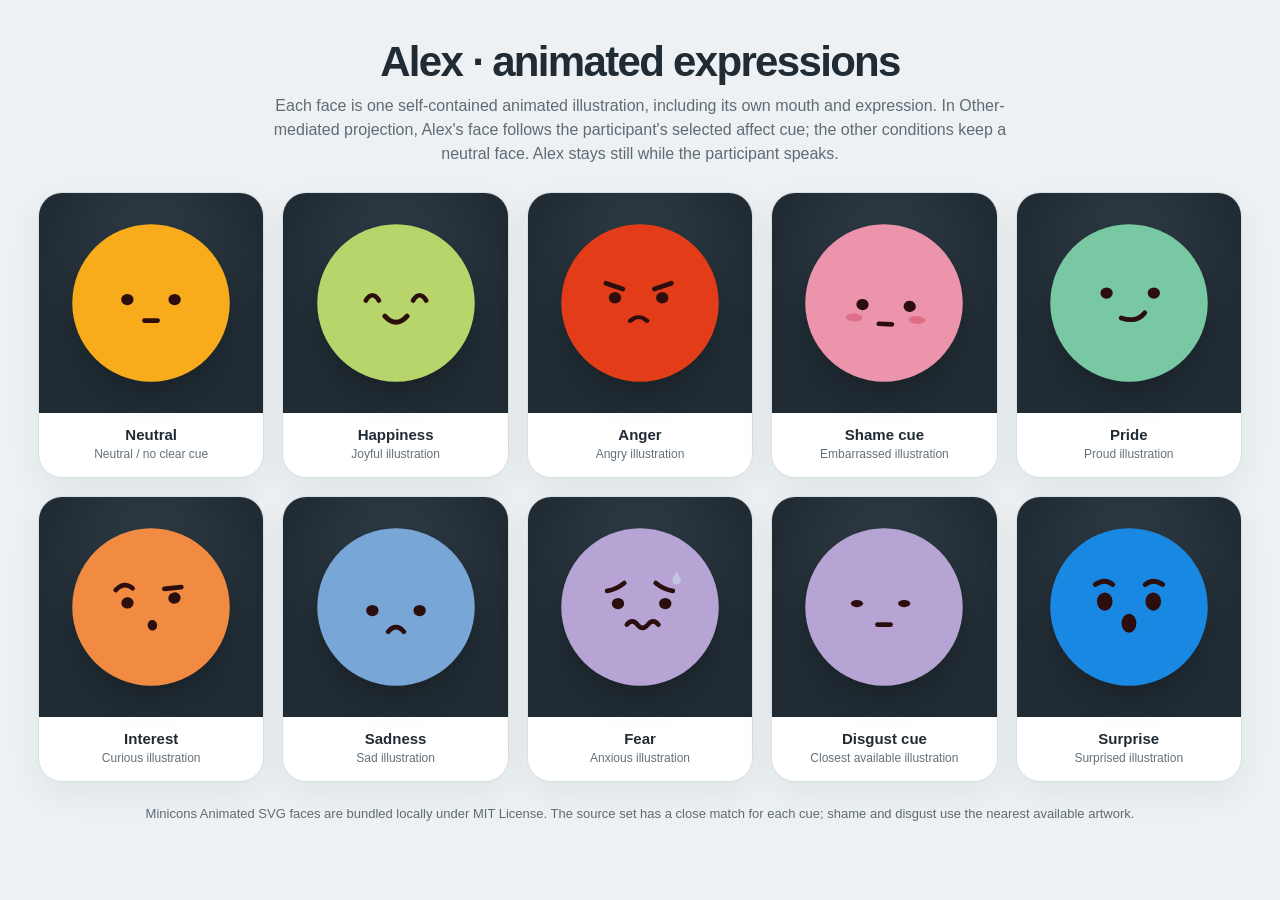
<file: public/emotion-preview.html>
<!doctype html>
<html lang="en">
<head>
  <meta charset="utf-8" />
  <meta name="viewport" content="width=device-width, initial-scale=1" />
  <title>Alex animated expression preview</title>
  <style>
    :root { color-scheme: light; font-family: Inter, -apple-system, BlinkMacSystemFont, "Segoe UI", sans-serif; color: #202b34; background: #edf1f3; }
    * { box-sizing: border-box; }
    body { margin: 0; min-height: 100vh; padding: 38px; }
    main { max-width: 1280px; margin: auto; }
    header { margin: 0 auto 26px; max-width: 760px; text-align: center; }
    h1 { margin: 0 0 8px; font-size: clamp(28px, 4vw, 42px); letter-spacing: -.04em; }
    header p { margin: 0; color: #5f6c75; line-height: 1.5; }
    .grid { display: grid; grid-template-columns: repeat(auto-fit, minmax(190px, 1fr)); gap: 18px; }
    .card { overflow: hidden; border: 1px solid #d8dfe3; border-radius: 24px; background: white; box-shadow: 0 12px 34px #1f2d3810; }
    .stage { min-height: 220px; display: grid; place-items: center; padding: 18px; background: radial-gradient(ellipse at 50% 38%, #34424c, #202b34 72%); }
    .stage img { display: block; width: 168px; height: 168px; object-fit: contain; filter: drop-shadow(0 12px 14px #0005); }
    .name { padding: 13px 16px 4px; font-size: 15px; font-weight: 680; text-align: center; }
    .detail { padding: 0 16px 16px; color: #64717a; font-size: 12px; text-align: center; }
    .foot { margin: 22px auto 0; color: #5e6b74; font-size: 13px; line-height: 1.5; text-align: center; }
    @media (max-width: 600px) { body { padding: 18px; } .stage { min-height: 190px; } .stage img { width: 145px; height: 145px; } }
  </style>
</head>
<body>
  <main>
    <header>
      <h1>Alex · animated expressions</h1>
      <p>Each face is one self-contained animated illustration, including its own mouth and expression. In Other-mediated projection, Alex's face follows the participant's selected affect cue; the other conditions keep a neutral face. Alex stays still while the participant speaks.</p>
    </header>
    <section class="grid" aria-label="Alex's animated expressions">
      <article class="card"><div class="stage"><img src="vendor/minicons-animated/neutral.svg" alt="Neutral face" /></div><div class="name">Neutral</div><div class="detail">Neutral / no clear cue</div></article>
      <article class="card"><div class="stage"><img src="vendor/minicons-animated/joyful.svg" alt="Joyful face" /></div><div class="name">Happiness</div><div class="detail">Joyful illustration</div></article>
      <article class="card"><div class="stage"><img src="vendor/minicons-animated/angry.svg" alt="Angry face" /></div><div class="name">Anger</div><div class="detail">Angry illustration</div></article>
      <article class="card"><div class="stage"><img src="vendor/minicons-animated/embarrassed.svg" alt="Embarrassed face" /></div><div class="name">Shame cue</div><div class="detail">Embarrassed illustration</div></article>
      <article class="card"><div class="stage"><img src="vendor/minicons-animated/proud.svg" alt="Proud face" /></div><div class="name">Pride</div><div class="detail">Proud illustration</div></article>
      <article class="card"><div class="stage"><img src="vendor/minicons-animated/curious.svg" alt="Curious face" /></div><div class="name">Interest</div><div class="detail">Curious illustration</div></article>
      <article class="card"><div class="stage"><img src="vendor/minicons-animated/sad.svg" alt="Sad face" /></div><div class="name">Sadness</div><div class="detail">Sad illustration</div></article>
      <article class="card"><div class="stage"><img src="vendor/minicons-animated/anxious.svg" alt="Anxious face" /></div><div class="name">Fear</div><div class="detail">Anxious illustration</div></article>
      <article class="card"><div class="stage"><img src="vendor/minicons-animated/unimpressed.svg" alt="Unimpressed face" /></div><div class="name">Disgust cue</div><div class="detail">Closest available illustration</div></article>
      <article class="card"><div class="stage"><img src="vendor/minicons-animated/surprised.svg" alt="Surprised face" /></div><div class="name">Surprise</div><div class="detail">Surprised illustration</div></article>
    </section>
    <p class="foot">Minicons Animated SVG faces are bundled locally under MIT License. The source set has a close match for each cue; shame and disgust use the nearest available artwork.</p>
  </main>
</body>
</html>
</file>
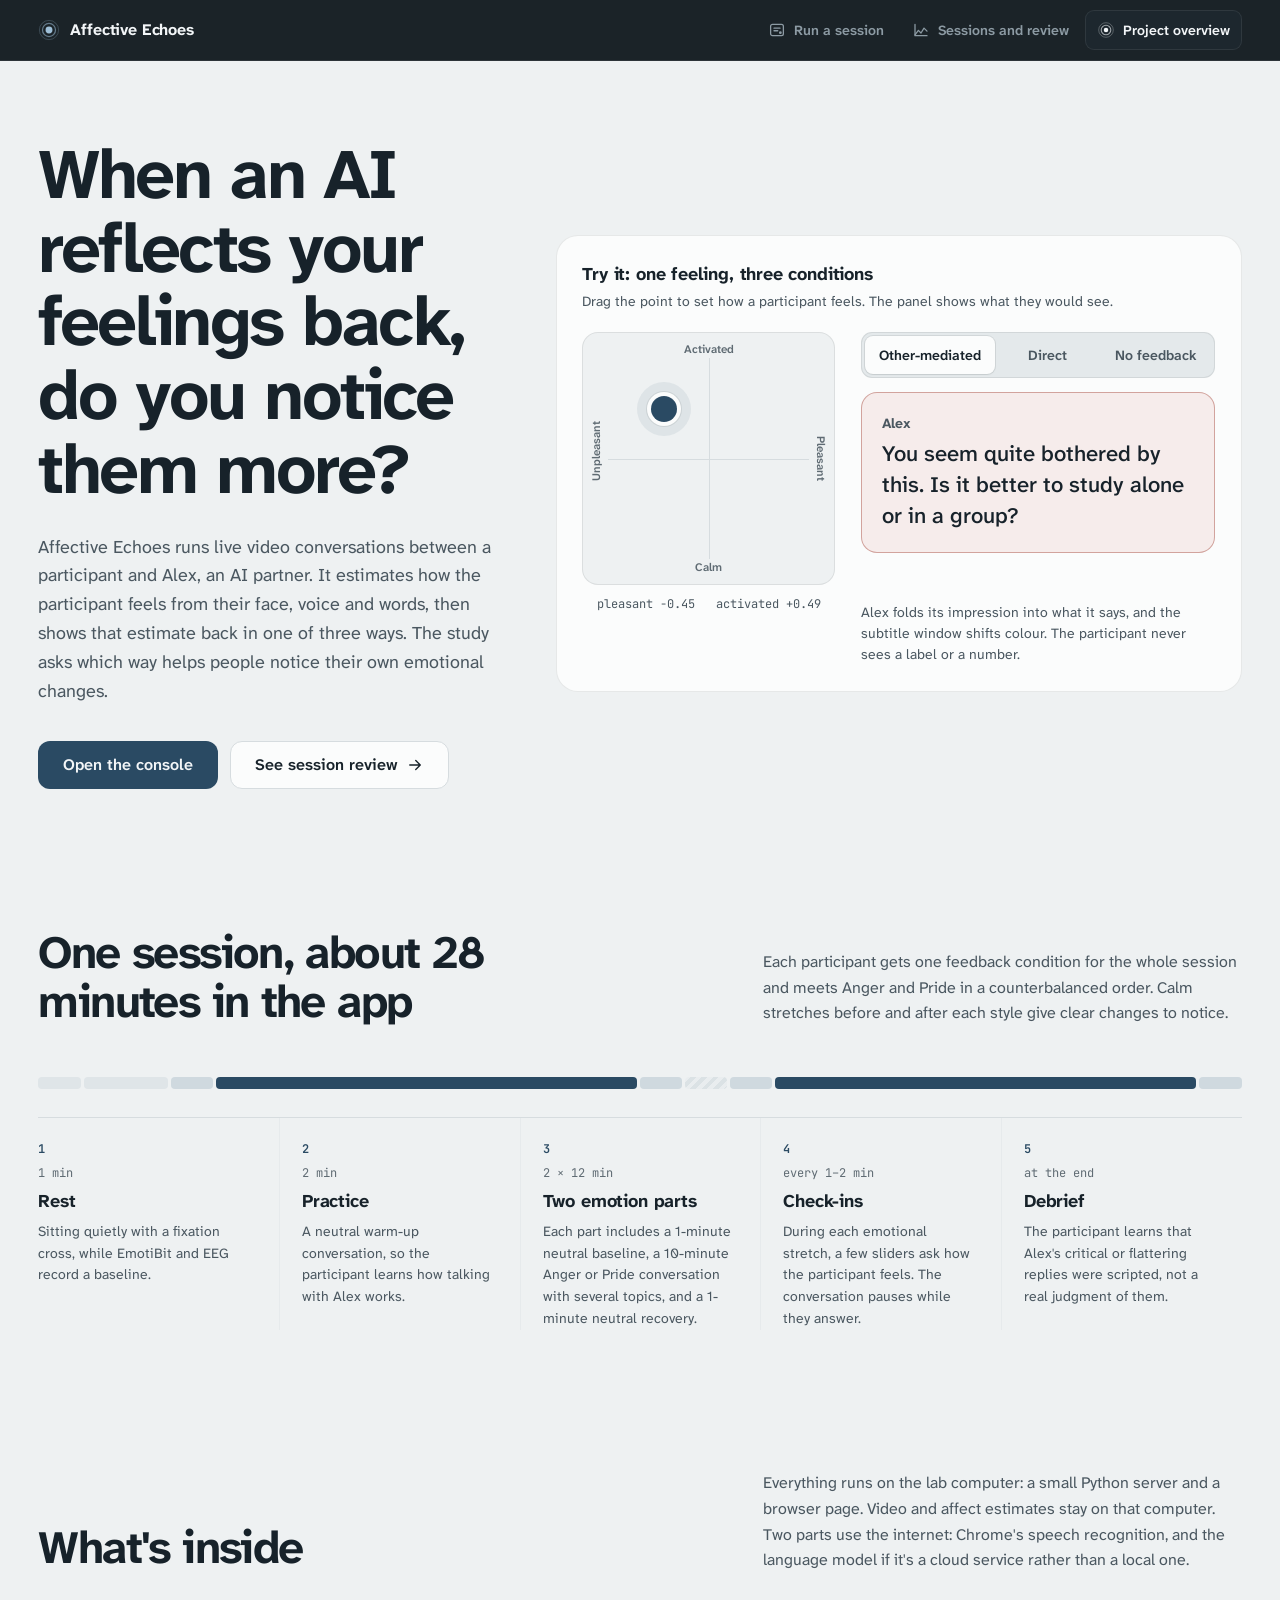
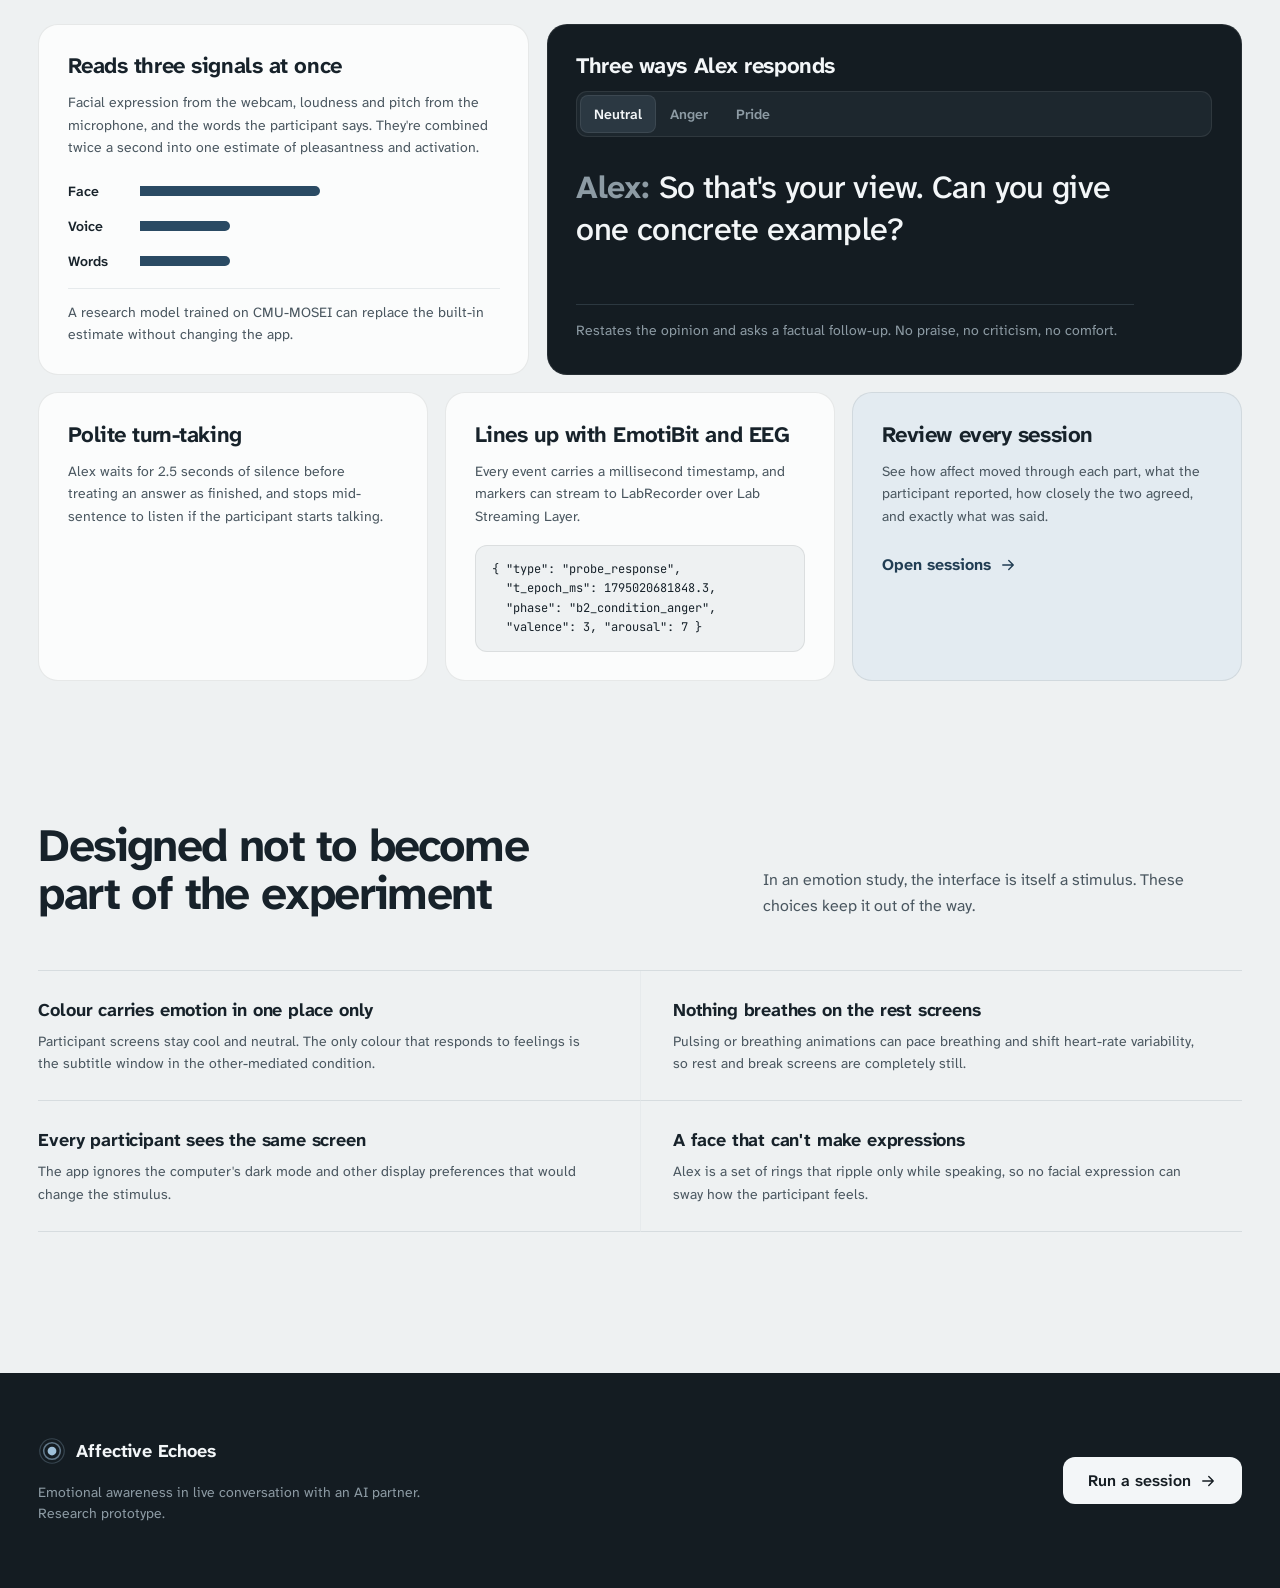
<file: public/overview.html>
<!doctype html>
<html lang="en">
<head>
  <meta charset="utf-8" />
  <meta name="viewport" content="width=device-width, initial-scale=1" />
  <meta name="color-scheme" content="light" />
  <title>Affective Echoes</title>
  <meta name="description" content="A research platform that tests whether an AI conversation partner can help people notice their own emotions by reflecting them back in its words." />
  <link rel="icon" href="data:image/svg+xml,%3Csvg xmlns='http://www.w3.org/2000/svg' viewBox='0 0 32 32' fill='none'%3E%3Ccircle cx='16' cy='16' r='5' fill='%232A4A63'/%3E%3Ccircle cx='16' cy='16' r='9.5' stroke='%232A4A63' stroke-width='1.8' opacity='.55'/%3E%3Ccircle cx='16' cy='16' r='14' stroke='%232A4A63' stroke-width='1.4' opacity='.25'/%3E%3C/svg%3E" />
  <link rel="stylesheet" href="styles.css" />
  <link rel="stylesheet" href="review.css" />
  <link rel="stylesheet" href="overview.css" />
</head>
<body class="rv ov">

<svg width="0" height="0" style="position:absolute" aria-hidden="true">
  <symbol id="i-echo" viewBox="0 0 32 32" fill="none">
    <circle cx="16" cy="16" r="5" fill="currentColor"/>
    <circle cx="16" cy="16" r="9.5" stroke="currentColor" stroke-width="1.8" opacity=".55"/>
    <circle cx="16" cy="16" r="14" stroke="currentColor" stroke-width="1.4" opacity=".25"/>
  </symbol>
  <symbol id="i-console" viewBox="0 0 24 24" fill="none" stroke="currentColor" stroke-width="1.7" stroke-linecap="round" stroke-linejoin="round">
    <rect x="3.5" y="4.5" width="17" height="15" rx="2.5"/><path d="M8 9.5h8M8 13h5"/><circle cx="16.5" cy="15.5" r="1" fill="currentColor"/>
  </symbol>
  <symbol id="i-sessions" viewBox="0 0 24 24" fill="none" stroke="currentColor" stroke-width="1.7" stroke-linecap="round" stroke-linejoin="round">
    <path d="M4 18.5l4.5-6 3.5 3.5 4-6.5 4 4"/><path d="M4 4.5v15h16"/>
  </symbol>
  <symbol id="i-overview" viewBox="0 0 32 32" fill="none">
    <circle cx="16" cy="16" r="4" fill="currentColor"/>
    <circle cx="16" cy="16" r="8.5" stroke="currentColor" stroke-width="2" opacity=".6"/>
    <circle cx="16" cy="16" r="13" stroke="currentColor" stroke-width="1.6" opacity=".3"/>
  </symbol>
  <symbol id="i-arrow" viewBox="0 0 24 24" fill="none" stroke="currentColor" stroke-width="1.8" stroke-linecap="round" stroke-linejoin="round">
    <path d="M5 12h13M13 6l6 6-6 6"/>
  </symbol>
</svg>

<header class="rv-top">
  <a class="brand brand-sm" href="overview.html">
    <svg class="brand-mark"><use href="#i-echo"/></svg>
    <span class="brand-name">Affective Echoes</span>
  </a>
  <nav class="topnav" aria-label="Researcher views">
    <a href="index.html"><svg class="ico"><use href="#i-console"/></svg>Run a session</a>
    <a href="review.html"><svg class="ico"><use href="#i-sessions"/></svg>Sessions and review</a>
    <a href="overview.html" aria-current="page"><svg class="ico"><use href="#i-overview"/></svg>Project overview</a>
  </nav>
</header>

<main>
  <!-- ============ HERO: the manipulation, live ============ -->
  <section class="hero ov-wrap" aria-labelledby="heroTitle">
    <div class="hero-copy">
      <h1 id="heroTitle">When an AI reflects your feelings back, do you notice them more?</h1>
      <p class="hero-lede">Affective Echoes runs live video conversations between a participant and Alex, an AI partner. It estimates how the participant feels from their face, voice and words, then shows that estimate back in one of three ways. The study asks which way helps people notice their own emotional changes.</p>
      <div class="hero-cta">
        <a class="btn btn-primary btn-lg" href="index.html">Open the console</a>
        <a class="btn btn-quiet btn-lg" href="review.html">See session review<svg class="ico"><use href="#i-arrow"/></svg></a>
      </div>
    </div>

    <div class="preview" aria-labelledby="pvTitle">
      <div class="pv-head">
        <h2 id="pvTitle">Try it: one feeling, three conditions</h2>
        <p>Drag the point to set how a participant feels. The panel shows what they would see.</p>
      </div>
      <div class="pv-body">
        <div class="pad-wrap">
          <div class="pad" id="pad" role="slider" tabindex="0"
               aria-label="Simulated feeling. Arrow keys change pleasantness and activation."
               aria-valuetext="Neutral">
            <span class="pad-axis pad-x"></span><span class="pad-axis pad-y"></span>
            <span class="pad-lbl l-top">Activated</span><span class="pad-lbl l-bot">Calm</span>
            <span class="pad-lbl l-left">Unpleasant</span><span class="pad-lbl l-right">Pleasant</span>
            <span class="pad-dot" id="padDot"></span>
          </div>
          <p class="pad-read mono" id="padRead">pleasant +0.00  activated +0.00</p>
        </div>

        <div class="pv-out">
          <div class="tabs pv-tabs" role="tablist" id="pvTabs">
            <button role="tab" aria-selected="true" data-cond="other_mediated">Other-mediated</button>
            <button role="tab" aria-selected="false" data-cond="direct">Direct</button>
            <button role="tab" aria-selected="false" data-cond="none">No feedback</button>
          </div>

          <div class="pv-stage" id="pvStage" aria-live="polite">
            <div class="pv-sub" id="pvSub">
              <span class="pv-who">Alex</span>
              <p id="pvLine">Is it better to study alone or in a group?</p>
            </div>
            <div class="pv-direct hidden" id="pvDirect">
              <div class="pvd-label" id="pvdLabel">Neutral</div>
              <div class="pvd-bars">
                <div><span>Pleasantness</span><span class="bar"><b id="pvdV"></b></span></div>
                <div><span>Activation</span><span class="bar"><b id="pvdA"></b></span></div>
              </div>
            </div>
          </div>
          <p class="pv-note" id="pvNote"></p>
        </div>
      </div>
    </div>
  </section>

  <!-- ============ SESSION FLOW (a real sequence) ============ -->
  <section class="ov-section ov-wrap reveal" aria-labelledby="flowTitle">
    <div class="sec-head">
      <h2 id="flowTitle">One session, about 28 minutes in the app</h2>
      <p>Each participant gets one feedback condition for the whole session and meets Anger and Pride in a counterbalanced order. Calm stretches before and after each style give clear changes to notice.</p>
    </div>
    <div class="flow-bar" id="flowBar" aria-hidden="true"></div>
    <ol class="flow">
      <li><span class="flow-t mono">1 min</span><h3>Rest</h3><p>Sitting quietly with a fixation cross, while EmotiBit and EEG record a baseline.</p></li>
      <li><span class="flow-t mono">2 min</span><h3>Practice</h3><p>A neutral warm-up conversation, so the participant learns how talking with Alex works.</p></li>
      <li><span class="flow-t mono">2 × 12 min</span><h3>Two emotion parts</h3><p>Each part includes a 1-minute neutral baseline, a 10-minute Anger or Pride conversation with several topics, and a 1-minute neutral recovery.</p></li>
      <li><span class="flow-t mono">every 1–2 min</span><h3>Check-ins</h3><p>During each emotional stretch, a few sliders ask how the participant feels. The conversation pauses while they answer.</p></li>
      <li><span class="flow-t mono">at the end</span><h3>Debrief</h3><p>The participant learns that Alex's critical or flattering replies were scripted, not a real judgment of them.</p></li>
    </ol>
  </section>

  <!-- ============ BENTO: what's inside ============ -->
  <section class="ov-section ov-wrap reveal" aria-labelledby="insideTitle">
    <div class="sec-head">
      <h2 id="insideTitle">What's inside</h2>
      <p>Everything runs on the lab computer: a small Python server and a browser page. Video and affect estimates stay on that computer. Two parts use the internet: Chrome's speech recognition, and the language model if it's a cloud service rather than a local one.</p>
    </div>

    <div class="bento">
      <article class="cell cell-detect">
        <h3>Reads three signals at once</h3>
        <p>Facial expression from the webcam, loudness and pitch from the microphone, and the words the participant says. They're combined twice a second into one estimate of pleasantness and activation.</p>
        <div class="signals" aria-hidden="true">
          <div><span>Face</span><i style="--w:50%"></i></div>
          <div><span>Voice</span><i style="--w:25%"></i></div>
          <div><span>Words</span><i style="--w:25%"></i></div>
        </div>
        <p class="cell-foot">A research model trained on CMU-MOSEI can replace the built-in estimate without changing the app.</p>
      </article>

      <article class="cell cell-strat">
        <h3>Three ways Alex responds</h3>
        <div class="tabs strat-tabs" role="tablist" id="stratTabs">
          <button role="tab" aria-selected="true" data-s="neutral">Neutral</button>
          <button role="tab" aria-selected="false" data-s="anger">Anger</button>
          <button role="tab" aria-selected="false" data-s="pride">Pride</button>
        </div>
        <blockquote class="strat-line" id="stratLine"></blockquote>
        <p class="strat-rule" id="stratRule"></p>
      </article>

      <article class="cell cell-turns">
        <h3>Polite turn-taking</h3>
        <p>Alex waits for 2.5 seconds of silence before treating an answer as finished, and stops mid-sentence to listen if the participant starts talking.</p>
      </article>

      <article class="cell cell-sync">
        <h3>Lines up with EmotiBit and EEG</h3>
        <p>Every event carries a millisecond timestamp, and markers can stream to LabRecorder over Lab Streaming Layer.</p>
        <pre class="code mono" aria-label="Example event">{ "type": "probe_response",
  "t_epoch_ms": 1795020681848.3,
  "phase": "b2_condition_anger",
  "valence": 3, "arousal": 7 }</pre>
      </article>

      <article class="cell cell-review">
        <h3>Review every session</h3>
        <p>See how affect moved through each part, what the participant reported, how closely the two agreed, and exactly what was said.</p>
        <a class="cell-link" href="review.html">Open sessions<svg class="ico"><use href="#i-arrow"/></svg></a>
      </article>
    </div>
  </section>

  <!-- ============ DESIGN PRINCIPLES ============ -->
  <section class="ov-section ov-wrap reveal principles" aria-labelledby="prinTitle">
    <div class="sec-head">
      <h2 id="prinTitle">Designed not to become part of the experiment</h2>
      <p>In an emotion study, the interface is itself a stimulus. These choices keep it out of the way.</p>
    </div>
    <dl class="prin">
      <div><dt>Colour carries emotion in one place only</dt><dd>Participant screens stay cool and neutral. The only colour that responds to feelings is the subtitle window in the other-mediated condition.</dd></div>
      <div><dt>Nothing breathes on the rest screens</dt><dd>Pulsing or breathing animations can pace breathing and shift heart-rate variability, so rest and break screens are completely still.</dd></div>
      <div><dt>Every participant sees the same screen</dt><dd>The app ignores the computer's dark mode and other display preferences that would change the stimulus.</dd></div>
      <div><dt>A face that can't make expressions</dt><dd>Alex is a set of rings that ripple only while speaking, so no facial expression can sway how the participant feels.</dd></div>
    </dl>
  </section>
</main>

<footer class="ov-foot">
  <div class="ov-wrap foot-inner">
    <div>
      <div class="brand brand-light">
        <svg class="brand-mark"><use href="#i-echo"/></svg>
        <span class="brand-name">Affective Echoes</span>
      </div>
      <p>Emotional awareness in live conversation with an AI partner. Research prototype.</p>
    </div>
    <a class="btn btn-foot btn-lg" href="index.html">Run a session<svg class="ico"><use href="#i-arrow"/></svg></a>
  </div>
</footer>

<nav class="bottom-nav" aria-label="Researcher views">
  <a href="index.html"><svg class="ico"><use href="#i-console"/></svg>Run</a>
  <a href="review.html"><svg class="ico"><use href="#i-sessions"/></svg>Sessions</a>
  <a href="overview.html" aria-current="page"><svg class="ico"><use href="#i-overview"/></svg>Overview</a>
</nav>

<script src="config.js"></script>
<script src="affect.js"></script>
<script src="overview.js"></script>
</body>
</html>
</file>
<file: public/styles.css>
/* =====================================================================
   Affective Echoes — interface styles

   Design notes
   - Participant screens use an affect-neutral, cool palette. Colour is
     itself an emotional stimulus, so the only place colour carries
     emotion is the subtitle window in the other-mediated condition.
   - No breathing / pulsing animation on rest and break screens: paced
     breathing would change the heart-rate data recorded by EmotiBit.
   - The page ignores the OS dark mode so every participant sees the
     same stimulus.
   - Typeface: Atkinson Hyperlegible Next (Braille Institute), chosen for
     at-a-glance legibility of live subtitles. Bundled locally (OFL).
   ===================================================================== */

@font-face {
  font-family: "Atkinson Next";
  src: url("vendor/fonts/atkinson-hyperlegible-next-latin-wght-normal.woff2") format("woff2");
  font-weight: 200 800; font-style: normal; font-display: swap;
}
@font-face {
  font-family: "Mono";
  src: url("vendor/fonts/jetbrains-mono-latin-wght-normal.woff2") format("woff2");
  font-weight: 100 800; font-style: normal; font-display: swap;
}
@font-face {
  font-family: "Atkinson Next";
  src: url("vendor/fonts/atkinson-hyperlegible-next-latin-wght-italic.woff2") format("woff2");
  font-weight: 200 800; font-style: italic; font-display: swap;
}

:root {
  /* palette */
  --mist: #eef1f2;
  --mist-deep: #e4e9eb;
  --surface: #fbfcfc;
  --on-dark: #f3f6f8;
  --hair: rgba(23, 34, 42, 0.09);
  --hair-dark: rgba(255, 255, 255, 0.08);
  --ease: cubic-bezier(0.16, 1, 0.3, 1);
  --font-mono: "Mono", ui-monospace, "SF Mono", Consolas, monospace;
  --ink: #17222a;
  --slate: #4a5760;
  --slate-soft: #5f6b73;
  --rule: #d6dcdf;
  --rule-soft: #e6eaec;
  --harbor: #2a4a63;
  --harbor-hover: #213d53;
  --harbor-tint: #e3ebf1;
  --focus: #6f97b8;
  --graphite: #141c22;
  --graphite-2: #1d272e;
  --graphite-line: #2c3840;
  --graphite-ink: #dbe3e8;
  --graphite-mute: #8d9ba4;
  --ok: #2f7a5a;
  --warn: #a5690f;
  --bad: #a8413a;

  /* type scale (base 16, ~1.25) */
  --t-xs: 12.5px;
  --t-sm: 14px;
  --t-md: 16px;
  --t-lg: 18px;
  --t-xl: clamp(19px, 0.5vw + 16px, 22px);
  --t-2xl: clamp(24px, 1.2vw + 17px, 30px);
  --t-3xl: clamp(30px, 2.6vw + 16px, 46px);
  --t-hero: clamp(38px, 4.4vw + 14px, 72px);

  /* radii by hierarchy */
  --r-sm: 8px;
  --r-md: 12px;
  --r-lg: 18px;

  /* subtitle tint — driven live by app.js in the other-mediated condition */
  --sub-hue: 205;
  --sub-sat: 18%;
  --sub-light: 98.5%;
  --sub-border: 0.14;
  --sub-pulse: 0s;

  color-scheme: light;
  font-family: "Atkinson Next", "Segoe UI", system-ui, sans-serif;
  font-size: var(--t-md);
  line-height: 1.5;
  color: var(--ink);
  -webkit-font-smoothing: antialiased;
  font-feature-settings: "kern" 1;
}

* { box-sizing: border-box; }
html, body { margin: 0; height: 100%; background: var(--mist); }
body { color: var(--ink); }
h1, h2, h3, p { margin: 0; }
button, input, select { font: inherit; color: inherit; }
code { font-family: inherit; font-weight: 700; }
.hidden { display: none !important; }
.ico { width: 18px; height: 18px; flex-shrink: 0; }
:focus-visible { outline: 3px solid var(--focus); outline-offset: 2px; }

.screen { display: none; min-height: 100vh; }
.screen.active { display: flex; }

/* ---------- Brand ---------- */
.brand { display: inline-flex; align-items: center; gap: 10px; color: var(--harbor); }
.brand-mark { width: 28px; height: 28px; }
.brand-name { font-weight: 700; font-size: var(--t-lg); letter-spacing: -0.01em; color: var(--ink); }
.brand-light { color: #9fc0d9; }
.brand-light .brand-name { color: #f3f6f8; }
.brand-sm .brand-mark { width: 22px; height: 22px; }
.brand-sm .brand-name { font-size: var(--t-md); }

/* ---------- Buttons ---------- */
.btn {
  display: inline-flex; align-items: center; justify-content: center; gap: 8px;
  border: 1px solid transparent; border-radius: 10px; padding: 10px 18px;
  font-weight: 600; font-size: var(--t-md); line-height: 1.2; cursor: pointer; text-decoration: none;
  transition: background-color .2s var(--ease), border-color .2s var(--ease), color .2s var(--ease), transform .2s var(--ease);
}
.btn:disabled { opacity: .45; cursor: not-allowed; }
.btn-primary { background: var(--harbor); color: var(--on-dark); }

.btn-quiet { background: var(--surface); border-color: var(--rule); color: var(--ink); }

.btn-quiet-dark { background: transparent; border-color: var(--graphite-line); color: var(--graphite-ink); }

.btn-danger-dark { background: transparent; border-color: #5b3330; color: #f0b9b3; }

.btn { min-height: 44px; }
.btn:active:not(:disabled) { transform: scale(0.98); }
@media (hover: hover) {
  .btn-primary:hover:not(:disabled) { background: var(--harbor-hover); }
  .btn-quiet:hover:not(:disabled) { border-color: var(--slate-soft); }
  .btn-quiet-dark:hover:not(:disabled) { border-color: var(--graphite-mute); }
  .btn-danger-dark:hover { border-color: #8a4b45; }
  .btn-send:hover .ico { transform: translateX(2px); }
}
.btn .ico { transition: transform .3s var(--ease); }
.btn-lg { padding: 13px 24px; font-size: var(--t-md); border-radius: 12px; }
.btn-sm { padding: 6px 12px; font-size: var(--t-sm); border-radius: 8px; min-height: 36px; }
@media (pointer: coarse) { .btn-sm { min-height: 44px; } }

/* =====================================================================
   Experimenter setup
   ===================================================================== */
.setup.active { height: 100vh; overflow: hidden; }
.setup-rail {
  width: 300px; flex-shrink: 0; background: var(--graphite); color: var(--graphite-ink);
  padding: 32px 28px; display: flex; flex-direction: column; gap: 14px;
  overflow-y: auto;
}
.rail-lede { font-size: var(--t-lg); line-height: 1.45; color: #c6d1d8; margin-top: 18px; max-width: 24ch; }
.rail-role { font-size: var(--t-sm); color: var(--graphite-mute); }
.rail-foot { margin-top: auto; display: grid; gap: 14px; }
.rail-h { font-size: var(--t-sm); font-weight: 700; color: #f3f6f8; }
.keys { margin: 0; display: grid; gap: 10px; }
.keys div { display: grid; gap: 4px; }
.keys dt { display: flex; gap: 4px; }
.keys dd { margin: 0; font-size: var(--t-sm); color: var(--graphite-mute); }
kbd { font-family: var(--font-mono); font-size: 11.5px; font-size: var(--t-xs); font-weight: 700; min-width: 24px; text-align: center; padding: 2px 6px; border-radius: 5px; background: var(--graphite-2); border: 1px solid var(--graphite-line); color: var(--graphite-ink); }
.rail-note { font-size: var(--t-sm); color: var(--graphite-mute); line-height: 1.5; border-top: 1px solid var(--graphite-line); padding-top: 14px; }
.rail-note code { color: var(--graphite-ink); }

.setup-main { flex: 1; min-width: 0; display: flex; flex-direction: column; overflow-y: auto; }
.setup-head { padding: 40px 48px 8px; max-width: 1040px; display: flex; align-items: flex-end; justify-content: space-between; gap: 20px; }
.setup-head h1 { font-size: var(--t-2xl); font-weight: 700; letter-spacing: -0.03em; line-height: 1.1; }
.setup-head p { color: var(--slate); margin-top: 4px; }
.setup-body { padding: 8px 48px 32px; max-width: 1040px; }

/* Field sets: intro on the left, fields on the right, separated by rules */
.fs { display: grid; grid-template-columns: 240px minmax(0, 1fr); gap: 32px; padding: 28px 0; border-top: 1px solid var(--rule); }
.fs:first-child { border-top: 0; }
.fs-intro h2 { font-size: var(--t-lg); font-weight: 700; }
.fs-intro p { font-size: var(--t-sm); color: var(--slate); margin-top: 4px; max-width: 30ch; }
.fs-fields { display: grid; grid-template-columns: 1fr 1fr; gap: 16px 20px; align-content: start; }
.fs-stack { grid-template-columns: 1fr; gap: 12px; }

.field { display: grid; gap: 6px; }
.field-wide { grid-column: 1 / -1; max-width: calc(50% - 10px); }
.field-label { font-size: var(--t-sm); font-weight: 600; color: var(--slate); }
.field-note { min-height: 44px; display: flex; align-items: center; padding: 10px 12px; border: 1px solid var(--rule); border-radius: 10px; background: var(--mist); color: var(--slate); font-size: var(--t-sm); }
.field input, .field select {
  width: 100%; min-height: 44px; padding: 10px 12px; border-radius: 10px; border: 1px solid var(--rule);
  background: var(--surface); font-size: var(--t-md); transition: border-color .15s;
}
@media (hover: hover) { .field input:hover, .field select:hover { border-color: var(--slate-soft); } }
.field input:focus-visible, .field select:focus-visible { outline: 3px solid var(--focus); outline-offset: 0; border-color: var(--harbor); }
.field select {
  appearance: none; padding-right: 36px; cursor: pointer;
  background-image: url("data:image/svg+xml,%3Csvg xmlns='http://www.w3.org/2000/svg' viewBox='0 0 12 12' fill='none' stroke='%235a6770' stroke-width='1.6' stroke-linecap='round' stroke-linejoin='round'%3E%3Cpath d='M3 4.5l3 3 3-3'/%3E%3C/svg%3E");
  background-repeat: no-repeat; background-position: right 12px center; background-size: 12px;
}
#pid { font-weight: 700; letter-spacing: .02em; }
.field-inline { grid-template-columns: auto 200px; align-items: center; gap: 12px; }

.check { display: flex; align-items: center; gap: 10px; font-size: var(--t-md); cursor: pointer; width: fit-content; }
.check input { width: 18px; height: 18px; accent-color: var(--harbor); margin: 0; }
.pilot { display: flex; flex-wrap: wrap; align-items: center; gap: 12px 28px; margin-top: 6px; }

/* Session plan: proportional timeline of the protocol */
.plan { display: flex; gap: 3px; height: 54px; align-items: stretch; }
.seg { position: relative; min-width: 6px; border-radius: 6px; display: flex; align-items: center; padding: 0 8px; overflow: hidden; font-size: var(--t-xs); font-weight: 700; white-space: nowrap; color: var(--ink); }
.seg span { overflow: hidden; text-overflow: ellipsis; }
.seg-rest { background: #dde3e6; color: var(--slate); }
.seg-practice { background: #e3e7e9; color: var(--slate); }
.seg-neutral { background: #cfd9df; color: #3d4a52; }
.seg-anger { background: #c9b8b4; }
.seg-shame { background: #c4bfcf; }
.seg-pride { background: #c5cdb4; }
.seg-break { background: repeating-linear-gradient(135deg, #e9edef 0 5px, #dfe5e8 5px 10px); color: var(--slate); }
.seg-block-label { position: absolute; top: 4px; left: 8px; font-size: 10.5px; font-weight: 700; color: #33414a; }
.seg.has-block { align-items: flex-end; padding-bottom: 8px; }
.plan-meta { font-size: var(--t-sm); color: var(--slate); }
.plan-meta strong { color: var(--ink); }

/* System check */
.fs-check { grid-template-columns: 240px minmax(0, 1fr); gap: 16px 24px; }
.preview-box { position: relative; aspect-ratio: 4 / 3; border-radius: var(--r-md); overflow: hidden; background: var(--mist-deep); border: 1px solid var(--rule); grid-row: span 2; }
.preview-box video { width: 100%; height: 100%; object-fit: cover; transform: scaleX(-1); display: block; }
.preview-box:not(.live) video { display: none; }
.preview-empty { position: absolute; inset: 0; display: grid; place-content: center; justify-items: center; gap: 6px; color: var(--slate-soft); font-size: var(--t-sm); }
.preview-empty .ico { width: 26px; height: 26px; }
.preview-box.live .preview-empty { display: none; }
.meter { position: absolute; left: 10px; right: 10px; bottom: 10px; height: 6px; border-radius: 3px; background: rgba(255,255,255,.55); overflow: hidden; }
.meter b { display: block; height: 100%; width: 0; background: var(--ok); border-radius: 3px; transition: width .08s var(--var(--ease)); }

.checks { list-style: none; margin: 0; padding: 0; display: grid; align-content: start; border: 1px solid var(--rule); border-radius: var(--r-md); background: var(--surface); }
.checks li { display: grid; grid-template-columns: 10px auto 1fr; align-items: center; gap: 10px; padding: 9px 14px; border-top: 1px solid var(--rule-soft); font-size: var(--t-sm); }
.checks li:first-child { border-top: 0; }
.ck-name { font-weight: 600; }
.ck-detail { color: var(--slate); text-align: right; overflow: hidden; text-overflow: ellipsis; white-space: nowrap; }
.dot { width: 9px; height: 9px; border-radius: 50%; background: #c3cbd0; }
.checks li[data-state="ok"] .dot { background: var(--ok); }
.checks li[data-state="warn"] .dot { background: var(--warn); }
.checks li[data-state="bad"] .dot { background: var(--bad); }
.checks li[data-state="warn"] .ck-detail { color: var(--warn); }
.checks li[data-state="bad"] .ck-detail { color: var(--bad); }
#btnTestDevices { justify-self: start; }

.setup-foot {
  position: sticky; bottom: 0; margin-top: auto; display: flex; align-items: center; justify-content: space-between; gap: 20px;
  padding: 16px 48px; background: rgba(238,241,242,.92); backdrop-filter: blur(6px); border-top: 1px solid var(--rule);
}
.foot-summary { color: var(--slate); font-size: var(--t-sm); }
.foot-summary strong { color: var(--ink); }

@media (max-width: 1100px) {
  .setup-rail { display: none; }
  .fs { grid-template-columns: 1fr; gap: 14px; }
}
@media (max-width: 640px) {
  .setup-head, .setup-body { padding-left: 16px; padding-right: 16px; }
  .setup-foot { padding: 12px 16px; }
  .fs-fields, .fs-check { grid-template-columns: 1fr; }
  .field-wide { max-width: none; }
  .preview-box { grid-row: auto; }
  .field-inline { grid-template-columns: 1fr; }
  .foot-summary { display: none; }
  .setup-foot .btn { width: 100%; }
}

/* =====================================================================
   Participant: welcome
   ===================================================================== */
.intro { justify-content: center; padding: 56px 24px; }
.intro-wrap { width: min(680px, 100%); }
.intro-title { font-size: var(--t-3xl); line-height: 1.05; font-weight: 700; letter-spacing: -0.035em; margin-top: 40px; max-width: 18ch; }
.intro-lede { font-size: var(--t-xl); line-height: 1.45; color: var(--slate); margin-top: 16px; max-width: 62ch; }
.steps { list-style: none; counter-reset: step; margin: 36px 0 0; padding: 0; display: grid; gap: 0; border-top: 1px solid var(--rule); }
.steps li { counter-increment: step; display: grid; grid-template-columns: 44px 1fr; gap: 4px 12px; padding: 18px 0; border-bottom: 1px solid var(--rule); font-size: var(--t-lg); line-height: 1.5; color: var(--slate); }
.steps li::before { content: counter(step); grid-row: span 2; width: 30px; height: 30px; border-radius: 50%; border: 1.5px solid var(--harbor); color: var(--harbor); display: grid; place-items: center; font-size: var(--t-sm); font-weight: 700; margin-top: 1px; }
.steps strong { color: var(--ink); font-weight: 700; }
.intro-focus { margin-top: 28px; padding: 18px 22px; border-radius: var(--r-md); background: var(--harbor-tint); color: var(--harbor-hover); font-size: var(--t-lg); font-weight: 600; line-height: 1.45; }
.intro-foot { margin-top: 28px; display: flex; align-items: center; justify-content: space-between; gap: 28px; }
.intro-exit { font-size: var(--t-sm); color: var(--slate); max-width: 40ch; }
.intro-exit strong { color: var(--ink); }
@media (max-width: 640px) {
  .intro { padding: 32px 16px; }
  .intro-title { font-size: var(--t-2xl); }
  .intro-lede { font-size: var(--t-lg); }
  .intro-foot { flex-direction: column; align-items: stretch; }
}

/* =====================================================================
   Participant: resting baseline (static by design)
   ===================================================================== */
.rest { align-items: center; justify-content: center; background: #e9edef; }
.rest-wrap { text-align: center; display: grid; justify-items: center; gap: 14px; }
.fixation { position: relative; width: 64px; height: 64px; margin-bottom: 36px; }
.fixation::before, .fixation::after { content: ""; position: absolute; background: #3b4750; border-radius: 1px; }
.fixation::before { left: 50%; top: 0; bottom: 0; width: 3px; transform: translateX(-50%); }
.fixation::after { top: 50%; left: 0; right: 0; height: 3px; transform: translateY(-50%); }
.rest-text { color: var(--slate); font-size: var(--t-lg); }
.rest-timer { color: var(--slate-soft); font-size: var(--t-sm); font-variant-numeric: tabular-nums; }

/* =====================================================================
   Participant: conversation
   ===================================================================== */
.chat { flex-direction: column; height: 100vh; }
.topbar {
  display: grid; grid-template-columns: 1fr minmax(0, 520px) 1fr; align-items: center; gap: 20px;
  padding: 12px 20px; background: var(--surface); border-bottom: 1px solid var(--rule); flex-shrink: 0;
}
.progress-wrap { display: grid; gap: 7px; justify-items: center; }
.phase-tag { font-size: var(--t-sm); font-weight: 700; color: var(--ink); }
.progress { display: flex; gap: 3px; width: 100%; height: 5px; }
.pseg { position: relative; border-radius: 3px; background: var(--rule-soft); overflow: hidden; min-width: 4px; }
.pseg.is-break { background: transparent; box-shadow: inset 0 0 0 1px var(--rule); }
.pseg b { position: absolute; inset: 0 auto 0 0; width: 0; background: var(--harbor); border-radius: 3px; }
.pseg.is-break b { background: var(--slate-soft); }
.topbar-right { display: flex; align-items: center; justify-content: flex-end; gap: 16px; }
.timer { font-variant-numeric: tabular-nums; color: var(--slate); font-size: var(--t-sm); font-weight: 600; min-width: 3.2em; text-align: right; }
.btn-stop { min-height: 40px; padding: 7px 14px; font-size: var(--t-sm); background: var(--surface); border-color: var(--rule); color: var(--ink); }
@media (hover: hover) { .btn-stop:hover { border-color: var(--slate); } }
.btn-stop .ico { width: 16px; height: 16px; }

.stage { flex: 1; display: grid; grid-template-columns: minmax(0, 1fr) clamp(200px, 18vw, 260px); gap: 20px; padding: 18px 20px 20px; min-height: 0; }
.main-col { display: flex; flex-direction: column; gap: 14px; min-height: 0; min-width: 0; }
.side-col { display: flex; flex-direction: column; gap: 12px; min-height: 0; min-width: 0; overflow-y: auto; }

/* Subtitle window — the one surface whose colour responds to affect (other-mediated condition) */
.subtitle {
  position: relative; flex-shrink: 0; min-height: 132px; padding: 18px 26px 22px; border-radius: var(--r-lg);
  display: flex; flex-direction: column; justify-content: center; gap: 6px;
  background: hsl(var(--sub-hue), var(--sub-sat), var(--sub-light));
  border: 1.5px solid hsla(var(--sub-hue), 45%, 45%, var(--sub-border));
  transition: background-color 1.2s var(--var(--ease)), border-color 1.2s ease;
}
.subtitle.pulse { animation: subpulse var(--sub-pulse) ease-in-out infinite; }
@keyframes subpulse { 50% { box-shadow: 0 0 0 6px hsla(var(--sub-hue), 55%, 50%, .1); } }
.subtitle-who { font-size: var(--t-sm); font-weight: 700; color: var(--slate); }
.subtitle-text { font-size: 25px; line-height: 1.42; font-weight: 500; letter-spacing: -0.005em; max-width: 46em; }

/* Chat panel */
.chat-panel { position: relative; flex: 1; display: flex; flex-direction: column; min-height: 220px; background: var(--surface); border: 1px solid var(--rule); border-radius: var(--r-md); overflow: hidden; }
.chatbox { flex: 1; min-height: 0; overflow-y: auto; padding: 18px 18px 8px; display: flex; flex-direction: column; gap: 10px; scroll-behavior: smooth; }
.msg { max-width: min(78%, 40em); padding: 9px 14px; border-radius: 14px; font-size: var(--t-md); line-height: 1.45; }
.msg.bot { align-self: flex-start; background: var(--mist); border-bottom-left-radius: 5px; }
.msg.user { align-self: flex-end; background: var(--harbor); color: #f4f8fb; border-bottom-right-radius: 5px; }
.msg.system { align-self: center; background: none; color: var(--slate-soft); font-size: var(--t-xs); padding: 2px 8px; }
.live-transcript { min-height: 0; padding: 0 18px; font-size: var(--t-sm); color: var(--slate); font-style: italic; }
.live-transcript:not(:empty) { padding: 4px 18px 6px; }
.input-row { display: flex; gap: 10px; align-items: center; padding: 12px; border-top: 1px solid var(--rule-soft); }
.voice-only-hint { flex: 1; color: var(--slate); font-size: var(--t-sm); }
.input-row input { flex: 1; min-width: 0; min-height: 44px; padding: 11px 14px; border: 1px solid var(--rule); border-radius: 10px; font-size: var(--t-md); background: var(--surface); }
@media (hover: hover) { .input-row input:hover { border-color: var(--slate-soft); } }
.input-row input:focus-visible { outline: 3px solid var(--focus); outline-offset: 0; border-color: var(--harbor); }
.input-row input:disabled { background: var(--mist); color: var(--slate); }
.mic { width: 44px; height: 44px; border-radius: 50%; flex-shrink: 0; display: grid; place-items: center; cursor: pointer; border: 1px solid var(--rule); background: var(--surface); color: var(--slate); transition: background-color .15s, color .15s, box-shadow .2s; }
.mic .ico { width: 20px; height: 20px; }
.mic.on { background: var(--harbor-tint); border-color: #b9cddc; color: var(--harbor); }
.mic.hearing { box-shadow: 0 0 0 5px rgba(42,74,99,.14); }
.mic:disabled { opacity: .45; cursor: not-allowed; box-shadow: none; }
.btn-send { padding: 11px 16px; }
.btn-send .ico { width: 17px; height: 17px; }

/* Video tiles */
.tile { position: relative; aspect-ratio: 4 / 3; border-radius: var(--r-md); overflow: hidden; flex-shrink: 0; }
.tile-label { position: absolute; left: 8px; bottom: 8px; display: inline-flex; align-items: baseline; gap: 6px; padding: 3px 9px; border-radius: 6px; background: rgba(12,18,22,.55); color: var(--on-dark); font-size: var(--t-xs); font-weight: 700; }
.tile-label small { font-size: 11px; font-weight: 500; color: #c3ccd2; }
.self-tile { background: #0e1418; }
.self-tile video { width: 100%; height: 100%; object-fit: cover; transform: scaleX(-1); display: block; }
.face-overlay { position: absolute; inset: 0; overflow: hidden; pointer-events: none; }
.face-box { position: absolute; display: none; border: 2px solid #8fe0b0; border-radius: 9px; box-shadow: 0 0 0 1px rgba(12,18,22,.55), 0 0 14px rgba(91,210,145,.35); }
.face-status { position: absolute; top: 8px; right: 8px; z-index: 2; max-width: calc(100% - 16px); padding: 4px 8px; border-radius: 99px; background: rgba(12,18,22,.72); color: #e2e9ed; font-size: 10px; font-weight: 650; line-height: 1.25; }
.self-tile[data-face-state="found"] .face-status { color: #b8f3cf; }
.self-tile[data-face-state="missing"] .face-status { color: #ffd2b8; }
.self-tile[data-face-state="unavailable"] .face-status { color: #ffd0c8; }
.bot-tile { background: radial-gradient(120% 90% at 50% 40%, #26333d 0%, #18222a 70%); display: grid; place-items: center; }

/* Alex: locally bundled animated expression artwork; the mouth is part of each face asset. */
.avatar { position: relative; width: 46%; aspect-ratio: 1; display: grid; place-items: center; }
.avatar .core { width: 36%; aspect-ratio: 1; border-radius: 50%; background: radial-gradient(circle at 38% 34%, #a9c3d6, #5f839e 70%); box-shadow: 0 0 0 1px rgba(255,255,255,.08); }
.avatar .ring { position: absolute; border-radius: 50%; border: 1.5px solid #8fb0c7; }
.avatar .r1 { width: 58%; aspect-ratio: 1; opacity: .5; }
.avatar .r2 { width: 80%; aspect-ratio: 1; opacity: .26; }
.avatar .r3 { width: 100%; aspect-ratio: 1; opacity: .12; }
.bot-tile.talking .ring { animation: echo 2.4s ease-out infinite; }
.bot-tile.talking .r2 { animation-delay: .4s; }
.bot-tile.talking .r3 { animation-delay: .8s; }
@keyframes echo { 0% { transform: scale(.92); } 50% { transform: scale(1.06); opacity: .55; } 100% { transform: scale(1.12); opacity: .05; } }
.bot-status { position: absolute; right: 8px; top: 8px; padding: 2px 9px; border-radius: 99px; background: rgba(12,18,22,.5); color: #dfe6eb; font-size: 11.5px; font-weight: 600; opacity: 0; transition: opacity .3s; }
.bot-status.on { opacity: 1; }

/* Main AI face: speaking movement is shared by all conditions; facial emotion
   changes are enabled only for the other-mediated condition in app.js. */
.bot-tile { flex: 1 1 auto; min-height: 0; aspect-ratio: auto; border-radius: var(--r-lg); }
.avatar { width: min(34vw, 42vh, 340px); height: auto; aspect-ratio: 1; }
.emoji-face { position: relative; z-index: 1; display: block; width: 100%; height: 100%; overflow: visible; object-fit: contain; filter: drop-shadow(0 18px 22px rgba(0,0,0,.24)); transition: filter .25s ease; }

/* The participant sees Alex first, with live subtitles anchored below. */
.stage { grid-template-columns: minmax(0, 1fr) clamp(150px, 18vw, 230px); gap: 16px; padding: 14px 20px 10px; }
.main-col { gap: 10px; }
.side-col { justify-content: center; overflow-y: auto; }
.side-col .self-tile { width: 100%; }
.subtitle { min-height: 98px; max-height: 24vh; overflow-y: auto; margin: 0 20px 16px; padding: 14px 24px 16px; }
.subtitle-text { font-size: clamp(20px, 2vw, 27px); }
.chat-panel { flex: 0 0 auto; min-height: 0; overflow: visible; background: transparent; border: 0; border-radius: 0; }
.chatbox { display: none; }
.live-transcript { max-height: 26px; overflow: hidden; padding: 0 8px; }
.input-row { min-height: 58px; padding: 7px 8px; border: 0; }
.chat .probe-layer { position: fixed; inset: 0; z-index: 30; align-items: center; justify-content: center; }

/* Direct feedback panel */
.direct-panel { background: var(--surface); border: 1px solid var(--rule); border-radius: var(--r-md); padding: 14px; display: grid; gap: 10px; }
.dp-head h2 { font-size: var(--t-sm); font-weight: 700; }
.dp-head p { font-size: var(--t-xs); color: var(--slate); }
.dp-row { display: flex; align-items: center; justify-content: space-between; gap: 10px; }
.dp-label { font-size: var(--t-xl); font-weight: 700; text-transform: capitalize; letter-spacing: -0.01em; }
.dp-grid { width: 80px; height: 80px; flex-shrink: 0; }
.dp-frame { fill: var(--mist); stroke: none; }
.dp-grid line { stroke: var(--rule); stroke-width: 1.5; }
.dp-grid text { font-size: 9px; fill: var(--slate-soft); font-family: inherit; }
.dp-grid circle { fill: var(--harbor); transition: cx .5s, cy .5s; }
.dp-bars { display: grid; gap: 6px; font-size: var(--t-xs); color: var(--slate); }
.dp-bars div { display: grid; gap: 3px; grid-template-columns: auto 1fr; grid-template-areas: "name num" "bar bar"; }
.dp-bars div > span:first-child { grid-area: name; }
.dp-bars em { grid-area: num; font-style: normal; font-variant-numeric: tabular-nums; text-align: right; color: var(--ink); font-weight: 600; }
.bar { grid-area: bar; position: relative; height: 7px; background: var(--mist); border-radius: 4px; }
.bar::after { content: ""; position: absolute; left: 50%; top: -2px; bottom: -2px; width: 1px; background: var(--slate-soft); }
.bar b { position: absolute; top: 0; bottom: 0; background: var(--harbor); border-radius: 4px; transition: all .5s; }

@media (max-width: 900px) {
  .topbar { grid-template-columns: auto minmax(0, 1fr) auto; gap: 12px; padding: 10px 16px; }
  .brand-sm .brand-name { display: none; }
  .stage { grid-template-columns: minmax(0, 1fr) minmax(118px, 25vw); overflow-y: auto; overflow-x: hidden; padding: 10px 12px; gap: 10px; }
  .side-col { order: 0; flex-direction: column; flex-wrap: nowrap; overflow: visible; justify-content: center; }
  .side-col .tile { flex: 0 0 auto; min-width: 0; }
  .side-col .direct-panel { flex: 0 0 auto; }
  .avatar { width: min(48vw, 38vh, 280px); }
  .subtitle { margin: 0 12px 10px; min-height: 82px; padding: 12px 16px; }
  .dp-row { display: block; }
  .dp-row p { margin-top: 5px; }
  .subtitle-text { font-size: var(--t-xl); }
  .btn-send span { display: none; }
}

/* ---------- Transition notice (informative, not an alert) ---------- */
.notice { max-height: 0; opacity: 0; overflow: hidden; flex-shrink: 0; transition: max-height .6s var(--var(--ease)), opacity .6s ease; }
.notice.show { max-height: 140px; opacity: 1; }
.notice-inner { position: relative; overflow: hidden; margin: 14px 20px 0; display: flex; align-items: center; gap: 12px; padding: 13px 18px 15px; border-radius: var(--r-md); background: #e2eaf0; border: 1px solid #c9d7e1; color: var(--harbor-hover); font-size: var(--t-md); font-weight: 600; line-height: 1.4; }
.notice-icon { width: 22px; height: 22px; flex-shrink: 0; color: var(--harbor); }
.notice-progress { position: absolute; left: 0; right: 0; bottom: 0; height: 3px; }
.notice-progress b { display: block; height: 100%; width: 100%; background: var(--harbor); opacity: .28; transition: width .4s var(--var(--ease)); }

/* ---------- Check-in (slider dialog over the chat panel) ---------- */
.probe-layer { position: absolute; inset: 0; z-index: 5; display: none; padding: 14px; background: rgba(238,241,242,.94); overflow-y: auto; }
.probe-layer.show { display: flex; }
.probe-card { margin: auto; width: min(560px, 100%); background: var(--surface); border: 1px solid var(--rule); border-radius: var(--r-lg); padding: 22px 26px 18px; box-shadow: 0 24px 60px -32px rgba(23,34,42,.35); }
.probe-card h3 { font-size: var(--t-xl); font-weight: 700; letter-spacing: -0.01em; outline: none; }
.probe-sub { margin: 4px 0 18px; color: var(--slate); font-size: var(--t-sm); line-height: 1.45; }
.probe-item { padding: 14px 0 12px; border-top: 1px solid var(--rule-soft); }
.pi-head { display: flex; justify-content: space-between; align-items: baseline; gap: 12px; margin-bottom: 2px; }
.pi-head label { font-weight: 700; font-size: var(--t-md); line-height: 1.35; }
.pi-value { flex-shrink: 0; min-width: 2ch; text-align: right; font-size: var(--t-xl); font-weight: 700; color: var(--harbor); font-variant-numeric: tabular-nums; line-height: 1; }
.pi-value.empty { font-size: var(--t-xs); font-weight: 600; color: var(--slate-soft); }

.slider { --fill: 0%; -webkit-appearance: none; appearance: none; display: block; width: 100%; height: 40px; margin: 0; background: transparent; cursor: pointer; }
.slider:focus { outline: none; }
.slider::-webkit-slider-runnable-track { height: 8px; border-radius: 4px; background: linear-gradient(to right, var(--harbor) 0 var(--fill), var(--mist-deep) var(--fill) 100%); }
.slider::-webkit-slider-thumb { -webkit-appearance: none; width: 28px; height: 28px; margin-top: -10px; border-radius: 50%; background: var(--surface); border: 3px solid var(--harbor); box-shadow: 0 2px 6px rgba(23,34,42,.22); }
.slider:focus-visible::-webkit-slider-thumb { box-shadow: 0 0 0 5px rgba(111,151,184,.45); }
/* No pre-selected answer: the handle stays hidden until the participant clicks, drags or uses the keyboard */
.slider.untouched::-webkit-slider-runnable-track { background: var(--mist-deep); }
.slider.untouched::-webkit-slider-thumb { opacity: 0; }
.slider.untouched:focus-visible::-webkit-slider-thumb { opacity: 1; border-style: dashed; }
.slider::-moz-range-track { height: 8px; border-radius: 4px; background: var(--mist-deep); }
.slider::-moz-range-progress { height: 8px; border-radius: 4px; background: var(--harbor); }
.slider::-moz-range-thumb { width: 22px; height: 22px; border-radius: 50%; background: var(--surface); border: 3px solid var(--harbor); }
.slider.untouched::-moz-range-progress { background: transparent; }
.slider.untouched::-moz-range-thumb { opacity: 0; }
.ticks { display: flex; justify-content: space-between; padding: 0 14px; font-size: var(--t-xs); color: var(--slate-soft); font-variant-numeric: tabular-nums; }
.ticks span { width: 0; display: flex; justify-content: center; }
.anchors { display: flex; justify-content: space-between; gap: 12px; margin-top: 4px; font-size: var(--t-sm); color: var(--slate); }
.probe-foot { display: flex; align-items: center; justify-content: space-between; gap: 12px; padding-top: 14px; border-top: 1px solid var(--rule-soft); }
.probe-hint { font-size: var(--t-sm); color: var(--slate); }
.probe-thanks { text-align: center; padding: 26px 0 20px; font-size: var(--t-lg); font-weight: 600; color: var(--harbor); }

/* =====================================================================
   Participant: break (static by design)
   ===================================================================== */
.pause { align-items: center; justify-content: center; padding: 24px; }
.pause-wrap { width: min(520px, 100%); text-align: center; display: grid; justify-items: center; gap: 12px; }
.pause-wrap h1 { font-size: var(--t-3xl); font-weight: 700; letter-spacing: -0.035em; line-height: 1.05; }
.pause-wrap > p:not([class]) { font-size: var(--t-lg); color: var(--slate); max-width: 32ch; }
.pause-timer { margin-top: 18px; font-size: 44px; font-weight: 400; font-variant-numeric: tabular-nums; color: var(--ink); letter-spacing: 0.02em; }
.break-next { min-height: 1.5em; font-weight: 600; color: var(--harbor); opacity: 0; transition: opacity .8s var(--var(--ease)); }
.break-next.show { opacity: 1; }

/* =====================================================================
   End / debrief
   ===================================================================== */
.finish { justify-content: center; padding: 56px 24px; }
.finish-wrap { width: min(640px, 100%); }
.finish-wrap h1 { font-size: var(--t-3xl); font-weight: 700; letter-spacing: -0.035em; line-height: 1.05; margin-top: 40px; }
.finish-lede { font-size: var(--t-xl); line-height: 1.45; color: var(--slate); margin-top: 12px; max-width: 32em; }
.debrief { margin-top: 32px; padding-top: 24px; border-top: 1px solid var(--rule); display: grid; gap: 12px; font-size: var(--t-lg); line-height: 1.55; color: var(--slate); }
.debrief h2 { font-size: var(--t-xl); color: var(--ink); }
.debrief strong { color: var(--ink); }
.exp-strip { margin-top: 40px; padding: 18px 20px; border-radius: var(--r-md); background: var(--graphite); color: var(--graphite-ink); display: grid; gap: 12px; }
.exp-strip-label { font-size: var(--t-sm); color: var(--graphite-mute); font-weight: 600; }
.exp-strip-actions { display: flex; flex-wrap: wrap; gap: 10px; }
.exp-strip .btn-primary { background: #e7eef3; color: var(--graphite); }
@media (hover: hover) { .exp-strip .btn-primary:hover { background: var(--on-dark); } }

/* =====================================================================
   Experimenter panel (Ctrl+Shift+E)
   ===================================================================== */
.exp-panel { position: fixed; right: 16px; bottom: 16px; z-index: 50; width: 340px; background: var(--graphite); color: var(--graphite-ink); border: 1px solid var(--graphite-line); border-radius: var(--r-md); box-shadow: 0 24px 60px -20px rgba(0,0,0,.55); font-size: var(--t-sm); }
.exp-head { display: flex; justify-content: space-between; align-items: center; padding: 11px 14px; border-bottom: 1px solid var(--graphite-line); font-weight: 700; }
.exp-head button { background: none; border: 0; color: var(--graphite-mute); font-size: 20px; line-height: 1; cursor: pointer; min-width: 36px; min-height: 36px; border-radius: 8px; }
@media (hover: hover) { .exp-head button:hover { color: var(--on-dark); } }
.exp-body { margin: 0; padding: 10px 14px; display: grid; gap: 6px; }
.exp-body div { display: grid; grid-template-columns: 104px 1fr; gap: 8px; }
.exp-body dt { color: var(--graphite-mute); }
.exp-body dd { margin: 0; font-family: var(--font-mono); font-size: 12.5px; font-variant-numeric: tabular-nums; overflow-wrap: anywhere; }
.exp-actions { display: flex; flex-wrap: wrap; gap: 6px; padding: 10px 14px 14px; border-top: 1px solid var(--graphite-line); }

.toast { position: fixed; bottom: 24px; left: 50%; transform: translateX(-50%); z-index: 60; max-width: min(560px, calc(100vw - 32px)); padding: 11px 18px; border-radius: 10px; background: var(--graphite); color: #f2f5f7; font-size: var(--t-sm); box-shadow: 0 12px 32px -12px rgba(0,0,0,.4); }

@media (prefers-reduced-motion: reduce) {
  *, *::before, *::after { transition-duration: 0s !important; animation: none !important; scroll-behavior: auto !important; }
}


/* =====================================================================
   App navigation (researcher views): sidebar/top bar on desktop,
   thumb-friendly bottom bar on phones
   ===================================================================== */
.appnav { display: grid; gap: 2px; margin-top: 22px; }
.appnav a { display: flex; align-items: center; gap: 10px; min-height: 40px; padding: 8px 10px; border-radius: 9px; color: var(--graphite-mute); text-decoration: none; font-weight: 600; font-size: var(--t-sm); transition: background-color .25s var(--ease), color .25s var(--ease); }
.appnav a .ico { width: 18px; height: 18px; }
.appnav a[aria-current="page"] { background: var(--graphite-2); color: var(--on-dark); box-shadow: inset 0 0 0 1px var(--hair-dark); }
@media (hover: hover) { .appnav a:not([aria-current]):hover { color: var(--on-dark); } }

.bottom-nav { display: none; }
@media (max-width: 1100px) {
  .bottom-nav {
    position: fixed; left: 0; right: 0; bottom: 0; z-index: 40; display: grid; grid-template-columns: repeat(3, 1fr);
    padding: 6px 8px calc(6px + env(safe-area-inset-bottom)); background: rgba(20,28,34,.96); backdrop-filter: blur(10px);
    border-top: 1px solid var(--hair-dark);
  }
  .bottom-nav a { display: grid; justify-items: center; gap: 2px; min-height: 52px; padding: 6px 4px; border-radius: 10px; color: var(--graphite-mute); text-decoration: none; font-size: 11.5px; font-weight: 600; }
  .bottom-nav a .ico { width: 22px; height: 22px; }
  .bottom-nav a[aria-current="page"] { color: var(--on-dark); background: var(--graphite-2); }
  .setup .setup-foot { bottom: 0; padding-bottom: calc(14px + 66px + env(safe-area-inset-bottom)); }
}

/* Mobile: the check-in becomes a slide-up bottom sheet */
@media (max-width: 768px) {
  .probe-layer.show { position: fixed; inset: 0; z-index: 30; align-items: flex-end; padding: 0; background: rgba(20,28,34,.38); }
  .probe-layer .probe-card {
    margin: 0; width: 100%; max-height: 92vh; overflow-y: auto; border-radius: 22px 22px 0 0;
    padding: 10px 20px calc(18px + env(safe-area-inset-bottom)); border-bottom: 0;
    animation: sheetUp .5s var(--ease) both;
  }
  .probe-layer .probe-card::before { content: ""; display: block; width: 40px; height: 4px; border-radius: 2px; background: var(--rule); margin: 0 auto 14px; }
  .probe-foot .btn { flex: 1; }
  .exp-panel { left: 0; right: 0; bottom: 0; width: auto; border-radius: 18px 18px 0 0; animation: sheetUp .5s var(--ease) both; }
}
@keyframes sheetUp { from { transform: translateY(100%); } to { transform: none; } }

.mono { font-family: var(--font-mono); font-variant-numeric: tabular-nums; }


/* Next-participant suggestion */
.suggest { grid-column: 1 / -1; display: flex; align-items: center; justify-content: space-between; gap: 16px; padding: 12px 14px; border-radius: var(--r-md); background: var(--harbor-tint); border: 1px solid var(--hair); font-size: var(--t-sm); color: var(--harbor-hover); }
.suggest strong { font-weight: 700; }

/* Pre-session checklist */
.checklist { gap: 0; border: 1px solid var(--rule); border-radius: var(--r-md); background: var(--surface); overflow: hidden; }
.check-row { display: grid; grid-template-columns: 22px 1fr; gap: 12px; align-items: start; padding: 13px 16px; border-top: 1px solid var(--rule-soft); cursor: pointer; transition: background-color .25s var(--ease); }
.check-row:first-child { border-top: 0; }
.check-row input { width: 20px; height: 20px; margin: 2px 0 0; accent-color: var(--harbor); }
.check-row strong { display: block; font-weight: 700; }
.check-row small { display: block; color: var(--slate); font-size: var(--t-sm); margin-top: 1px; }
.check-row:has(input:checked) { background: #f3f7f5; }
.check-row:has(input:checked) strong { color: var(--ok); }
@media (hover: hover) { .check-row:hover { background: var(--mist); } }
.foot-summary .open-items { color: var(--warn); font-weight: 700; }
@media (max-width: 640px) {
  .setup-head { flex-direction: column; align-items: flex-start; }
  .suggest { flex-direction: column; align-items: flex-start; }
}

/* =====================================================================
   In-page dialogs (replace browser confirm/prompt)
   ===================================================================== */
.modal-layer { position: fixed; inset: 0; z-index: 70; display: grid; place-items: center; padding: 16px; background: rgba(20,28,34,.42); animation: fadeIn .3s var(--ease) both; }
.modal { width: min(440px, 100%); padding: 24px 24px 20px; border-radius: var(--r-lg); background: var(--surface); border: 1px solid var(--hair); box-shadow: 0 30px 70px -30px rgba(20,28,34,.5); display: grid; gap: 10px; animation: popIn .4s var(--ease) both; }
.modal h2 { font-size: var(--t-xl); font-weight: 700; letter-spacing: -0.02em; }
.modal p { color: var(--slate); font-size: var(--t-md); line-height: 1.5; }
.modal input { min-height: 44px; padding: 10px 12px; border-radius: 10px; border: 1px solid var(--rule); background: var(--surface); }
.modal input:focus-visible { outline: 3px solid var(--focus); outline-offset: 0; border-color: var(--harbor); }
.modal-actions { display: flex; justify-content: flex-end; gap: 10px; margin-top: 8px; }
.btn-danger-solid { background: var(--bad); color: var(--on-dark); }
@media (hover: hover) { .btn-danger-solid:hover { background: #8f3530; } }
@keyframes fadeIn { from { opacity: 0; } }
@keyframes popIn { from { opacity: 0; transform: translateY(8px) scale(.98); } }
@media (max-width: 640px) {
  .modal-layer { place-items: end stretch; padding: 0; }
  .modal { width: 100%; border-radius: 22px 22px 0 0; padding-bottom: calc(20px + env(safe-area-inset-bottom)); animation: sheetUp .5s var(--ease) both; }
  .modal-actions .btn { flex: 1; }
}
.setup-head > .btn { flex-shrink: 0; white-space: nowrap; }

.rail-version { font-size: var(--t-xs); color: var(--graphite-mute); font-family: var(--font-mono); }
.checks li .ck-action { grid-column: 2 / -1; justify-self: end; margin-top: 4px; }
#btnStart { flex-shrink: 0; white-space: nowrap; }
</file>
<file: public/review.css>
/* =====================================================================
   Sessions and review — researcher view
   Uses the tokens from styles.css. Chart series colours are validated
   (colour-blind safe) against the surface: --s1 pleasantness, --s2 activation.
   ===================================================================== */
.rv {
  --s1: #2a78d6;
  --s2: #eb6834;
  --grid: #e3e8ea;
  display: block; min-height: 100vh; background: var(--mist);
}
.sr-only { position: absolute; width: 1px; height: 1px; overflow: hidden; clip: rect(0 0 0 0); white-space: nowrap; }

/* Top bar */
.rv-top {
  position: sticky; top: 0; z-index: 20; display: flex; align-items: center; justify-content: space-between; gap: 24px;
  padding: 10px clamp(16px, 3vw, 40px); background: rgba(20,28,34,.97); backdrop-filter: blur(10px); border-bottom: 1px solid var(--hair-dark);
}
.rv-top .brand { text-decoration: none; color: #9fc0d9; }
.rv-top .brand-name { color: var(--on-dark); }
.topnav { display: flex; gap: 4px; }
.topnav a { display: inline-flex; align-items: center; gap: 8px; min-height: 40px; padding: 8px 12px; border-radius: 9px; color: var(--graphite-mute); text-decoration: none; font-size: var(--t-sm); font-weight: 600; transition: color .25s var(--ease), background-color .25s var(--ease); }
.topnav a[aria-current="page"] { color: var(--on-dark); background: var(--graphite-2); box-shadow: inset 0 0 0 1px var(--hair-dark); }
@media (hover: hover) { .topnav a:not([aria-current]):hover { color: var(--on-dark); } }
.rv .bottom-nav { display: none; }

.rv-main { max-width: 1320px; margin: 0 auto; padding: clamp(24px, 4vw, 56px) clamp(16px, 3vw, 40px) 80px; }
.rv-view.hidden { display: none; }

.rv-head { display: flex; align-items: flex-end; justify-content: space-between; gap: 24px; margin-bottom: clamp(24px, 3vw, 40px); }
.rv-head h1, .d-head h1 { font-size: var(--t-3xl); line-height: 1.05; letter-spacing: -0.035em; font-weight: 700; }
.rv-head p { color: var(--slate); margin-top: 10px; max-width: 62ch; font-size: var(--t-lg); line-height: 1.5; }
.rv-head-actions { display: flex; gap: 10px; flex-shrink: 0; }
.file-btn { position: relative; overflow: hidden; }
.file-btn input { position: absolute; inset: 0; opacity: 0; cursor: pointer; }

/* Library layout: asymmetric — narrow balance column, wide list */
.lib-list { min-width: 0; }
.lib-grid { display: grid; grid-template-columns: minmax(240px, 3fr) minmax(0, 9fr); gap: clamp(20px, 2.5vw, 36px); align-items: start; }
.balance { position: sticky; top: 84px; padding: 20px; border-radius: var(--r-lg); background: var(--surface); border: 1px solid var(--hair); }
.balance h2 { font-size: var(--t-md); font-weight: 700; }
.balance-sub { font-size: var(--t-sm); color: var(--slate); margin-top: 2px; }
.balance-bars { display: grid; gap: 14px; margin-top: 18px; }
.bb-row { display: grid; gap: 6px; }
.bb-top { display: flex; justify-content: space-between; gap: 8px; font-size: var(--t-sm); }
.bb-top strong { font-family: var(--font-mono); font-variant-numeric: tabular-nums; font-weight: 600; }
.bb-track { height: 10px; border-radius: 5px; background: var(--mist); overflow: hidden; }
.bb-track b { display: block; height: 100%; border-radius: 0 4px 4px 0; background: var(--harbor); transition: width .8s var(--ease); }
.balance-next { margin-top: 18px; padding-top: 14px; border-top: 1px solid var(--rule-soft); font-size: var(--t-sm); color: var(--slate); line-height: 1.5; }
.balance-next strong { color: var(--ink); }

/* Filters */
.filters { display: flex; flex-wrap: wrap; align-items: center; gap: 12px 16px; margin-bottom: 14px; }
.tabs { display: inline-flex; padding: 3px; border-radius: 11px; background: var(--mist-deep); border: 1px solid var(--hair); }
.tabs button { min-height: 38px; padding: 6px 14px; border: 0; border-radius: 8px; background: transparent; color: var(--slate); font-weight: 600; font-size: var(--t-sm); cursor: pointer; transition: background-color .3s var(--ease), color .3s var(--ease), box-shadow .3s var(--ease); }
.tabs button[aria-selected="true"] { background: var(--surface); color: var(--ink); box-shadow: 0 0 0 1px var(--hair), 0 1px 2px rgba(23,34,42,.06); }
@media (hover: hover) { .tabs button[aria-selected="false"]:hover { color: var(--ink); } }
.search { flex: 1; min-width: 180px; }
.search input { width: 100%; min-height: 44px; padding: 9px 14px; border-radius: 10px; border: 1px solid var(--rule); background: var(--surface); }
.search input:focus-visible { outline: 3px solid var(--focus); outline-offset: 0; border-color: var(--harbor); }
.toggle { font-size: var(--t-sm); min-height: 44px; }

/* Tables */
.table-wrap { border-radius: var(--r-lg); background: var(--surface); border: 1px solid var(--hair); overflow: hidden; }
.rv-table { width: 100%; border-collapse: collapse; font-size: var(--t-sm); }
.rv-table th { text-align: left; font-weight: 600; color: var(--slate); padding: 12px 16px; border-bottom: 1px solid var(--rule); background: var(--surface); white-space: nowrap; }
.rv-table td { padding: 14px 16px; border-bottom: 1px solid var(--rule-soft); vertical-align: middle; }
.rv-table tr:last-child td { border-bottom: 0; }
.rv-table .num { text-align: right; font-family: var(--font-mono); font-variant-numeric: tabular-nums; font-size: 13px; }
.rv-table th.num { font-family: inherit; font-size: var(--t-sm); }
#sessionRows tr { cursor: pointer; transition: background-color .25s var(--ease); }
#sessionRows tr:focus-visible { outline: 3px solid var(--focus); outline-offset: -3px; }
@media (hover: hover) { #sessionRows tr:hover { background: var(--mist); } }
.pid { font-family: var(--font-mono); font-weight: 600; font-size: 13.5px; }
.tag { display: inline-flex; align-items: center; gap: 6px; padding: 2px 9px; border-radius: 99px; font-size: 12px; font-weight: 600; white-space: nowrap; border: 1px solid var(--hair); background: var(--mist); color: var(--slate); }
.tag-cond { background: var(--harbor-tint); color: var(--harbor-hover); }
.tag-demo { background: transparent; border-style: dashed; }
.status { display: inline-flex; align-items: center; gap: 7px; font-size: 13px; white-space: nowrap; }
.status::before { content: ""; width: 8px; height: 8px; border-radius: 50%; background: var(--slate-soft); }
.status-completed::before { background: var(--ok); }
.status-stopped::before { background: var(--warn); }
.status-open::before { background: transparent; box-shadow: inset 0 0 0 2px var(--slate-soft); }

/* Loading skeleton */
.skel td span { display: block; height: 12px; border-radius: 6px; background: linear-gradient(90deg, var(--mist) 0%, var(--mist-deep) 50%, var(--mist) 100%); background-size: 200% 100%; animation: shimmer 1.4s var(--ease) infinite; }
@keyframes shimmer { to { background-position: -200% 0; } }

/* Empty state */
.empty { display: grid; justify-items: center; gap: 10px; text-align: center; padding: 64px 24px; }
.empty-mark { width: 48px; height: 48px; color: var(--slate-soft); margin-bottom: 6px; }
.empty h2 { font-size: var(--t-xl); font-weight: 700; letter-spacing: -0.015em; }
.empty p { color: var(--slate); max-width: 46ch; margin-bottom: 8px; }

/* ---------- Detail ---------- */
.back-link { display: inline-flex; align-items: center; gap: 8px; min-height: 44px; color: var(--slate); text-decoration: none; font-weight: 600; font-size: var(--t-sm); margin: -8px 0 8px; }
.back-link .ico { transition: transform .3s var(--ease); }
@media (hover: hover) { .back-link:hover { color: var(--ink); } .back-link:hover .ico { transform: translateX(-3px); } }
.d-head { display: flex; align-items: flex-end; justify-content: space-between; gap: 24px; }
.d-head h1.mono { font-family: var(--font-mono); letter-spacing: -0.04em; font-weight: 600; }
.d-meta { display: flex; flex-wrap: wrap; align-items: center; gap: 8px 10px; margin-top: 12px; color: var(--slate); font-size: var(--t-sm); }
.d-actions { display: flex; flex-wrap: wrap; gap: 10px; }

.metrics { display: grid; grid-template-columns: repeat(5, minmax(0, 1fr)); margin: clamp(24px, 3vw, 36px) 0; border-radius: var(--r-lg); background: var(--surface); border: 1px solid var(--hair); }
.metrics div { padding: 18px 20px; border-left: 1px solid var(--rule-soft); }
.metrics div:first-child { border-left: 0; }
.metrics dt { font-size: var(--t-sm); color: var(--slate); }
.metrics dd { margin: 6px 0 0; font-family: var(--font-mono); font-size: clamp(20px, 1.4vw + 10px, 26px); font-weight: 500; letter-spacing: -0.02em; font-variant-numeric: tabular-nums; }
.metrics dd small { font-family: "Atkinson Next", sans-serif; font-size: var(--t-xs); color: var(--slate); letter-spacing: 0; margin-left: 4px; font-weight: 500; }

.panel { border-radius: var(--r-lg); background: var(--surface); border: 1px solid var(--hair); padding: clamp(18px, 2vw, 26px); min-width: 0; }
.panel-head { display: flex; justify-content: space-between; align-items: flex-start; gap: 20px; margin-bottom: 16px; }
.panel-head h2 { font-size: var(--t-lg); font-weight: 700; letter-spacing: -0.01em; }
.panel-head p { font-size: var(--t-sm); color: var(--slate); margin-top: 3px; max-width: 62ch; }

.legend { list-style: none; margin: 0; padding: 0; display: grid; grid-template-columns: auto auto; gap: 6px 18px; font-size: 13px; color: var(--slate); flex-shrink: 0; }
.legend li { display: flex; align-items: center; gap: 8px; white-space: nowrap; }
.sw { display: inline-block; flex-shrink: 0; }
.sw-line { width: 18px; height: 2px; border-radius: 1px; background: var(--c); }
.sw-dot { width: 10px; height: 10px; border-radius: 50%; background: var(--c); box-shadow: 0 0 0 2px var(--surface), 0 0 0 3px var(--hair); margin: 0 4px; }

.chart { position: relative; }
#chartSvg { display: block; width: 100%; height: 320px; overflow: visible; touch-action: pan-y; }
#chartSvg .grid line { stroke: var(--grid); stroke-width: 1; }
#chartSvg .zero { stroke: #c9d1d5; stroke-width: 1; }
#chartSvg .axis text { fill: var(--slate-soft); font-size: 11px; font-family: var(--font-mono); }
#chartSvg .band { fill: #eef2f4; }
#chartSvg .band-break { fill: url(#hatch); }
#chartSvg .band-label { fill: var(--slate); font-size: 11.5px; font-weight: 700; font-family: "Atkinson Next", sans-serif; }
#chartSvg .band-sub { fill: var(--slate-soft); font-size: 10.5px; font-family: "Atkinson Next", sans-serif; }
#chartSvg .series { fill: none; stroke-width: 2; stroke-linejoin: round; stroke-linecap: round; }
#chartSvg .s1 { stroke: var(--s1); }
#chartSvg .s2 { stroke: var(--s2); }
#chartSvg .dot { stroke: var(--surface); stroke-width: 2; }
#chartSvg .dot.s1 { fill: var(--s1); }
#chartSvg .dot.s2 { fill: var(--s2); }
#chartSvg .cross { stroke: var(--ink); stroke-width: 1; opacity: .35; }
#chartSvg .mark-int { fill: var(--slate-soft); }
.tip { position: absolute; z-index: 3; pointer-events: none; min-width: 190px; padding: 10px 12px; border-radius: 10px; background: var(--graphite); color: var(--on-dark); font-size: 12.5px; line-height: 1.5; box-shadow: 0 16px 40px -18px rgba(0,0,0,.5); }
.tip .t-time { font-family: var(--font-mono); color: var(--graphite-mute); font-size: 11.5px; }
.tip .t-phase { font-weight: 700; margin-bottom: 4px; }
.tip .t-row { display: flex; align-items: center; justify-content: space-between; gap: 14px; }
.tip .t-row span:first-child { display: inline-flex; align-items: center; gap: 7px; }
.tip .t-row i { width: 8px; height: 8px; border-radius: 50%; display: inline-block; }
.tip .t-row b { font-family: var(--font-mono); font-weight: 500; font-variant-numeric: tabular-nums; }
.tip .t-sep { border-top: 1px solid var(--graphite-line); margin: 6px 0; }
.chart-hint { font-size: var(--t-xs); color: var(--slate-soft); margin-top: 8px; }

.d-grid { display: grid; grid-template-columns: minmax(0, 7fr) minmax(0, 5fr); gap: clamp(16px, 2vw, 24px); margin-top: clamp(16px, 2vw, 24px); align-items: start; }
.probe-table-wrap { margin: 0 calc(-1 * clamp(18px, 2vw, 26px)); }
.probe-table td, .probe-table th { padding-left: clamp(18px, 2vw, 26px); }
.probe-table tr.missed td { color: var(--slate-soft); }
.probe-table tr[data-t] { cursor: pointer; }
@media (hover: hover) { .probe-table tr[data-t]:hover { background: var(--mist); } }
.of { color: var(--slate-soft); font-size: 11px; }
.note-cell { color: var(--slate); }
.agree { display: inline-flex; align-items: center; gap: 8px; justify-content: flex-end; }
.agree-bar { width: 44px; height: 6px; border-radius: 3px; background: var(--mist-deep); overflow: hidden; }
.agree-bar b { display: block; height: 100%; background: var(--harbor); border-radius: 3px; }

.transcript-panel { display: flex; flex-direction: column; max-height: 640px; }
.tr-filter { min-width: 150px; }
.tr-filter select { min-height: 40px; }
.transcript { list-style: none; margin: 0 calc(-1 * clamp(18px, 2vw, 26px)); padding: 0 clamp(18px, 2vw, 26px); overflow-y: auto; display: grid; gap: 2px; align-content: start; scroll-behavior: smooth; }
.transcript li { display: grid; grid-template-columns: 52px 1fr; gap: 10px; padding: 8px 10px; margin: 0 -10px; border-radius: 10px; font-size: var(--t-sm); line-height: 1.5; transition: background-color .6s var(--ease); }
.transcript li.flash { background: var(--harbor-tint); }
.transcript .t { font-family: var(--font-mono); font-size: 11.5px; color: var(--slate-soft); padding-top: 2px; font-variant-numeric: tabular-nums; }
.transcript .who { font-weight: 700; margin-right: 6px; }
.transcript .bot .who { color: var(--slate); }
.transcript .participant .who { color: var(--harbor); }
.transcript .note { color: var(--slate-soft); font-style: italic; }
.transcript .divider { grid-template-columns: 1fr; padding: 14px 10px 4px; font-size: var(--t-xs); font-weight: 700; color: var(--slate); border-radius: 0; }
.caveat { margin-top: 20px; font-size: var(--t-sm); color: var(--slate); max-width: 80ch; }

/* ---------- Responsive ---------- */
@media (max-width: 1100px) {
  .lib-grid { grid-template-columns: minmax(0, 1fr); }
  .balance { position: static; }
  .balance-bars { grid-template-columns: repeat(3, 1fr); gap: 16px; }
  .d-grid { grid-template-columns: 1fr; }
  .metrics { grid-template-columns: repeat(3, minmax(0, 1fr)); }
  .metrics div:nth-child(4) { border-left: 0; }
  .metrics div:nth-child(n+4) { border-top: 1px solid var(--rule-soft); }
}
@media (max-width: 768px) {
  .topnav { display: none; }
  .rv .bottom-nav { display: grid; }
  .rv-main { padding-bottom: 110px; }
  .rv-head, .d-head { flex-direction: column; align-items: stretch; }
  .rv-head-actions, .d-actions { flex-wrap: wrap; }
  .rv-head-actions .btn, .d-actions .btn { flex: 1; }
  .balance-bars { grid-template-columns: 1fr; }
  .tabs { width: 100%; overflow-x: auto; }
  .tabs button { flex: 1; white-space: nowrap; }
  .metrics { grid-template-columns: repeat(2, minmax(0, 1fr)); }
  .metrics div { border-left: 0; border-top: 1px solid var(--rule-soft); }
  .metrics div:nth-child(-n+2) { border-top: 0; }
  .metrics div:nth-child(even) { border-left: 1px solid var(--rule-soft); }
  .legend { grid-template-columns: 1fr 1fr; }
  .panel-head { flex-direction: column; }
  #chartSvg { height: 260px; }

  /* Tables become stacked summary cards */
  .table-wrap { background: transparent; border: 0; overflow: visible; }
  .rv-table thead { display: none; }
  .rv-table, .rv-table tbody, .rv-table tr, .rv-table td { display: block; width: 100%; }
  #sessionRows tr { display: grid; grid-template-columns: 1fr 1fr; gap: 6px 12px; padding: 16px; margin-bottom: 10px; border-radius: var(--r-md); background: var(--surface); border: 1px solid var(--hair); }
  #sessionRows td { padding: 0; border: 0; }
  #sessionRows td[data-label]:not(.lead):not(.tail)::before { content: attr(data-label); display: block; font-family: "Atkinson Next", sans-serif; font-size: 11.5px; color: var(--slate-soft); margin-bottom: 1px; }
  #sessionRows td.lead { grid-column: 1; }
  #sessionRows td.tail { grid-column: 2; grid-row: 1; text-align: right; }
  #sessionRows td.num { text-align: left; }
  #sessionRows .stat-grid { display: contents; }
  .probe-table-wrap { margin: 0; }
  .probe-table tr { display: grid; grid-template-columns: repeat(3, 1fr); gap: 8px; padding: 14px 0; border-bottom: 1px solid var(--rule-soft); }
  .probe-table td { padding: 0 !important; border: 0; }
  .probe-table td::before { content: attr(data-label); display: block; font-family: "Atkinson Next", sans-serif; font-size: 11.5px; color: var(--slate-soft); }
  .probe-table td.num { text-align: left; }
  .agree { justify-content: flex-start; }
  .transcript-panel { max-height: none; }
  .transcript { max-height: 520px; }
}

.t-cell { font-size: 13px; color: var(--slate); }
.transcript:focus-visible { outline: 3px solid var(--focus); outline-offset: 2px; border-radius: 8px; }
</file>
<file: public/overview.css>
/* =====================================================================
   Project overview — public-facing explainer for judges and visitors
   Asymmetric 12-column grid on desktop; stacked on phones.
   ===================================================================== */
.ov { background: var(--mist); }
.ov-wrap { width: min(1320px, 100% - 2 * clamp(16px, 3vw, 40px)); margin: 0 auto; }
.ov-section { margin-top: clamp(80px, 11vw, 160px); }

/* ---------- Hero ---------- */
.hero { display: grid; grid-template-columns: repeat(12, minmax(0, 1fr)); gap: clamp(24px, 3vw, 48px); align-items: center; padding-top: clamp(40px, 6vw, 96px); }
.hero-copy { grid-column: 1 / span 5; }
.hero h1 { font-size: var(--t-hero); line-height: 1.05; letter-spacing: -0.035em; font-weight: 700; max-width: 14ch; }
.hero-lede { margin-top: clamp(18px, 2vw, 28px); font-size: var(--t-lg); line-height: 1.6; color: var(--slate); max-width: 62ch; }
.hero-cta { display: flex; flex-wrap: wrap; gap: 12px; margin-top: clamp(24px, 3vw, 36px); }

.preview { grid-column: 6 / span 7; background: var(--surface); border: 1px solid var(--hair); border-radius: 22px; padding: clamp(18px, 2vw, 28px); }
.pv-head h2 { font-size: var(--t-lg); font-weight: 700; letter-spacing: -0.01em; }
.pv-head p { font-size: var(--t-sm); color: var(--slate); margin-top: 3px; }
.pv-body { display: grid; grid-template-columns: minmax(0, 5fr) minmax(0, 7fr); gap: clamp(16px, 2vw, 28px); margin-top: 20px; align-items: start; }

/* circumplex pad */
.pad-wrap { display: grid; gap: 10px; }
.pad { position: relative; aspect-ratio: 1; border-radius: 16px; background: var(--mist); border: 1px solid var(--hair); cursor: crosshair; touch-action: none; outline: none; }
.pad:focus-visible { box-shadow: 0 0 0 3px var(--focus); }
.pad-axis { position: absolute; background: var(--rule); }
.pad-x { left: 10%; right: 10%; top: 50%; height: 1px; }
.pad-y { top: 10%; bottom: 10%; left: 50%; width: 1px; }
.pad-lbl { position: absolute; font-size: 11.5px; font-weight: 600; color: var(--slate-soft); pointer-events: none; }
.l-top { top: 8px; left: 50%; transform: translateX(-50%); }
.l-bot { bottom: 8px; left: 50%; transform: translateX(-50%); }
.l-left { left: 8px; top: 50%; transform: translateY(-50%) rotate(-90deg); transform-origin: left center; translate: 6px 22px; }
.l-right { right: 8px; top: 50%; transform: translateY(-50%) rotate(90deg); transform-origin: right center; translate: -6px 22px; }
.pad-dot { position: absolute; left: 50%; top: 50%; width: 26px; height: 26px; margin: -13px 0 0 -13px; border-radius: 50%; background: var(--harbor); box-shadow: 0 0 0 4px var(--surface), 0 0 0 5px var(--hair), 0 0 0 14px rgba(42,74,99,.08); transition: box-shadow .3s var(--ease); }
.pad.dragging .pad-dot { box-shadow: 0 0 0 4px var(--surface), 0 0 0 5px var(--hair), 0 0 0 20px rgba(42,74,99,.12); }
.pad-read { font-size: 12px; color: var(--slate); text-align: center; white-space: pre; }

/* output */
.pv-out { display: grid; gap: 14px; min-width: 0; }
.pv-tabs { width: 100%; }
.pv-tabs button { flex: 1; white-space: nowrap; }
.pv-stage { position: relative; min-height: 196px; display: grid; gap: 12px; align-content: start; }
.pv-sub {
  --sub-hue: 205; --sub-sat: 18%; --sub-light: 98.5%; --sub-border: .14;
  padding: 18px 20px 20px; border-radius: 16px; min-height: 132px;
  background: hsl(var(--sub-hue), var(--sub-sat), var(--sub-light));
  border: 1.5px solid hsla(var(--sub-hue), 45%, 45%, var(--sub-border));
  transition: background-color .9s var(--ease), border-color .9s var(--ease);
}
.pv-who { font-size: var(--t-sm); font-weight: 700; color: var(--slate); }
.pv-sub p { margin-top: 4px; font-size: var(--t-xl); line-height: 1.4; font-weight: 500; }
.pv-sub .echo { color: var(--ink); }
.pv-direct { padding: 14px 16px; border-radius: 14px; background: var(--surface); border: 1px solid var(--rule); display: grid; gap: 10px; }
.pvd-label { font-size: var(--t-xl); font-weight: 700; text-transform: capitalize; }
.pvd-bars { display: grid; gap: 8px; font-size: var(--t-xs); color: var(--slate); }
.pvd-bars div { display: grid; grid-template-columns: 92px 1fr; align-items: center; gap: 10px; }
.pv-note { font-size: var(--t-sm); color: var(--slate); line-height: 1.5; min-height: 3em; }

/* ---------- Section heads ---------- */
.sec-head { display: grid; grid-template-columns: repeat(12, minmax(0, 1fr)); gap: clamp(16px, 3vw, 48px); margin-bottom: clamp(28px, 4vw, 56px); align-items: end; }
.sec-head h2 { grid-column: 1 / span 6; font-size: var(--t-3xl); line-height: 1.05; letter-spacing: -0.035em; font-weight: 700; max-width: 18ch; }
.sec-head p { grid-column: 8 / span 5; font-size: var(--t-md); line-height: 1.6; color: var(--slate); max-width: 62ch; }

/* ---------- Session flow ---------- */
.flow-bar { display: flex; gap: 3px; height: 12px; margin-bottom: 28px; }
.flow-bar span { border-radius: 4px; background: #cfd9df; }
.flow-bar .fb-rest, .flow-bar .fb-practice { background: #dfe5e8; }
.flow-bar .fb-cond { background: var(--harbor); }
.flow-bar .fb-break { background: repeating-linear-gradient(135deg, #e9edef 0 4px, #dbe2e5 4px 8px); }
.flow { list-style: none; margin: 0; padding: 0; display: grid; grid-template-columns: repeat(5, minmax(0, 1fr)); gap: 0; counter-reset: f; border-top: 1px solid var(--rule); }
.flow li { counter-increment: f; padding: 22px 22px 0 0; display: grid; gap: 6px; align-content: start; }
.flow li + li { padding-left: 22px; border-left: 1px solid var(--rule-soft); }
.flow li::before { content: counter(f); font-family: var(--font-mono); font-size: 12px; color: var(--harbor); font-weight: 600; }
.flow-t { font-size: 12px; color: var(--slate-soft); }
.flow h3 { font-size: var(--t-lg); font-weight: 700; letter-spacing: -0.01em; }
.flow p { font-size: var(--t-sm); color: var(--slate); line-height: 1.55; }

/* ---------- Bento ---------- */
.bento { display: grid; grid-template-columns: repeat(12, minmax(0, 1fr)); grid-auto-rows: minmax(0, auto); gap: clamp(12px, 1.4vw, 18px); }
.cell { background: var(--surface); border: 1px solid var(--hair); border-radius: 20px; padding: clamp(20px, 2.2vw, 30px); display: grid; gap: 12px; align-content: start; min-width: 0; }
.cell h3 { font-size: var(--t-xl); font-weight: 700; letter-spacing: -0.02em; line-height: 1.2; }
.cell p { font-size: var(--t-sm); color: var(--slate); line-height: 1.6; max-width: 62ch; }
.cell-detect { grid-column: span 5; grid-row: span 2; }
.cell-strat { grid-column: span 7; grid-row: span 2; background: var(--graphite); border-color: var(--hair-dark); color: var(--on-dark); }
.cell-strat h3 { color: var(--on-dark); }
.cell-turns { grid-column: span 4; }
.cell-sync { grid-column: span 4; }
.cell-review { grid-column: span 4; background: var(--harbor-tint); }
.cell-foot { padding-top: 12px; border-top: 1px solid var(--rule-soft); }
.signals { display: grid; gap: 14px; margin: 10px 0 4px; }
.signals div { display: grid; grid-template-columns: 60px 1fr; align-items: center; gap: 12px; font-size: var(--t-sm); font-weight: 600; }
.signals i { display: block; height: 10px; border-radius: 0 5px 5px 0; width: var(--w); background: var(--harbor); }
.strat-tabs { background: var(--graphite-2); border-color: var(--hair-dark); }
.strat-tabs button { color: var(--graphite-mute); }
.strat-tabs button[aria-selected="true"] { background: #2b3842; color: var(--on-dark); box-shadow: inset 0 0 0 1px var(--hair-dark); }
@media (hover: hover) { .strat-tabs button[aria-selected="false"]:hover { color: var(--on-dark); } }
.strat-line { margin: 18px 0 0; font-size: clamp(22px, 1.6vw + 12px, 32px); line-height: 1.3; letter-spacing: -0.02em; font-weight: 500; color: var(--on-dark); min-height: 3.9em; max-width: 26ch; }
.strat-line::before { content: "Alex: "; color: var(--graphite-mute); font-weight: 700; }
.strat-rule { color: var(--graphite-mute) !important; border-top: 1px solid var(--graphite-line); padding-top: 14px; }
.code { margin: 6px 0 0; padding: 14px 16px; border-radius: 12px; background: var(--mist); border: 1px solid var(--hair); font-size: 12px; line-height: 1.6; color: var(--ink); white-space: pre; overflow-x: auto; }
.cell-link { display: inline-flex; align-items: center; gap: 8px; min-height: 44px; margin-top: 4px; color: var(--harbor-hover); font-weight: 700; text-decoration: none; }
.cell-link .ico { transition: transform .35s var(--ease); }
@media (hover: hover) { .cell-link:hover .ico { transform: translateX(4px); } }

/* ---------- Principles ---------- */
.prin { margin: 0; display: grid; grid-template-columns: repeat(2, minmax(0, 1fr)); border-top: 1px solid var(--rule); }
.prin div { padding: 26px 32px 26px 0; border-bottom: 1px solid var(--rule); }
.prin div:nth-child(even) { padding-left: 32px; border-left: 1px solid var(--rule-soft); }
.prin dt { font-size: var(--t-lg); font-weight: 700; letter-spacing: -0.01em; }
.prin dd { margin: 6px 0 0; color: var(--slate); font-size: var(--t-sm); line-height: 1.6; max-width: 62ch; }

/* ---------- Footer ---------- */
.ov-foot { margin-top: clamp(80px, 11vw, 160px); background: var(--graphite); color: var(--graphite-mute); padding: clamp(40px, 5vw, 72px) 0; }
.foot-inner { display: flex; align-items: center; justify-content: space-between; gap: 24px; }
.foot-inner p { margin-top: 10px; font-size: var(--t-sm); max-width: 48ch; }
.btn-foot { background: var(--on-dark); color: var(--graphite); }
@media (hover: hover) { .btn-foot:hover { background: #e2eaf0; } .btn-foot:hover .ico { transform: translateX(3px); } }

/* ---------- Scroll reveal (once per section) ---------- */
.js .reveal { opacity: 0; transform: translateY(18px); transition: opacity .9s var(--ease), transform .9s var(--ease); }
.js .reveal.in { opacity: 1; transform: none; }

/* ---------- Responsive ---------- */
@media (max-width: 1100px) {
  .hero-copy, .preview { grid-column: 1 / -1; }
  .hero h1 { max-width: 18ch; }
  .sec-head h2, .sec-head p { grid-column: 1 / -1; }
  .flow { grid-template-columns: repeat(2, minmax(0, 1fr)); }
  .flow li, .flow li + li { padding: 20px 20px 20px 0; border-left: 0; border-bottom: 1px solid var(--rule-soft); }
  .cell-detect, .cell-strat { grid-column: 1 / -1; grid-row: auto; }
  .cell-turns, .cell-sync, .cell-review { grid-column: span 6; }
  .cell-review { grid-column: 1 / -1; }
}
@media (max-width: 768px) {
  .ov main { padding-bottom: 40px; }
  .ov-foot { padding-bottom: 110px; }
  .pv-body { grid-template-columns: 1fr; }
  .pad { max-width: 320px; width: 100%; justify-self: center; }
  .flow { grid-template-columns: 1fr; }
  .bento { grid-template-columns: 1fr; }
  .cell-turns, .cell-sync, .cell-review { grid-column: 1 / -1; }
  .prin { grid-template-columns: 1fr; }
  .prin div:nth-child(even) { padding-left: 0; border-left: 0; }
  .foot-inner { flex-direction: column; align-items: flex-start; }
  .strat-tabs { width: 100%; }
  .strat-tabs button { flex: 1; }
}
@media (prefers-reduced-motion: reduce) {
  .js .reveal { opacity: 1; transform: none; }
}
.pvd-bars .bar { grid-area: auto; }
</file>
